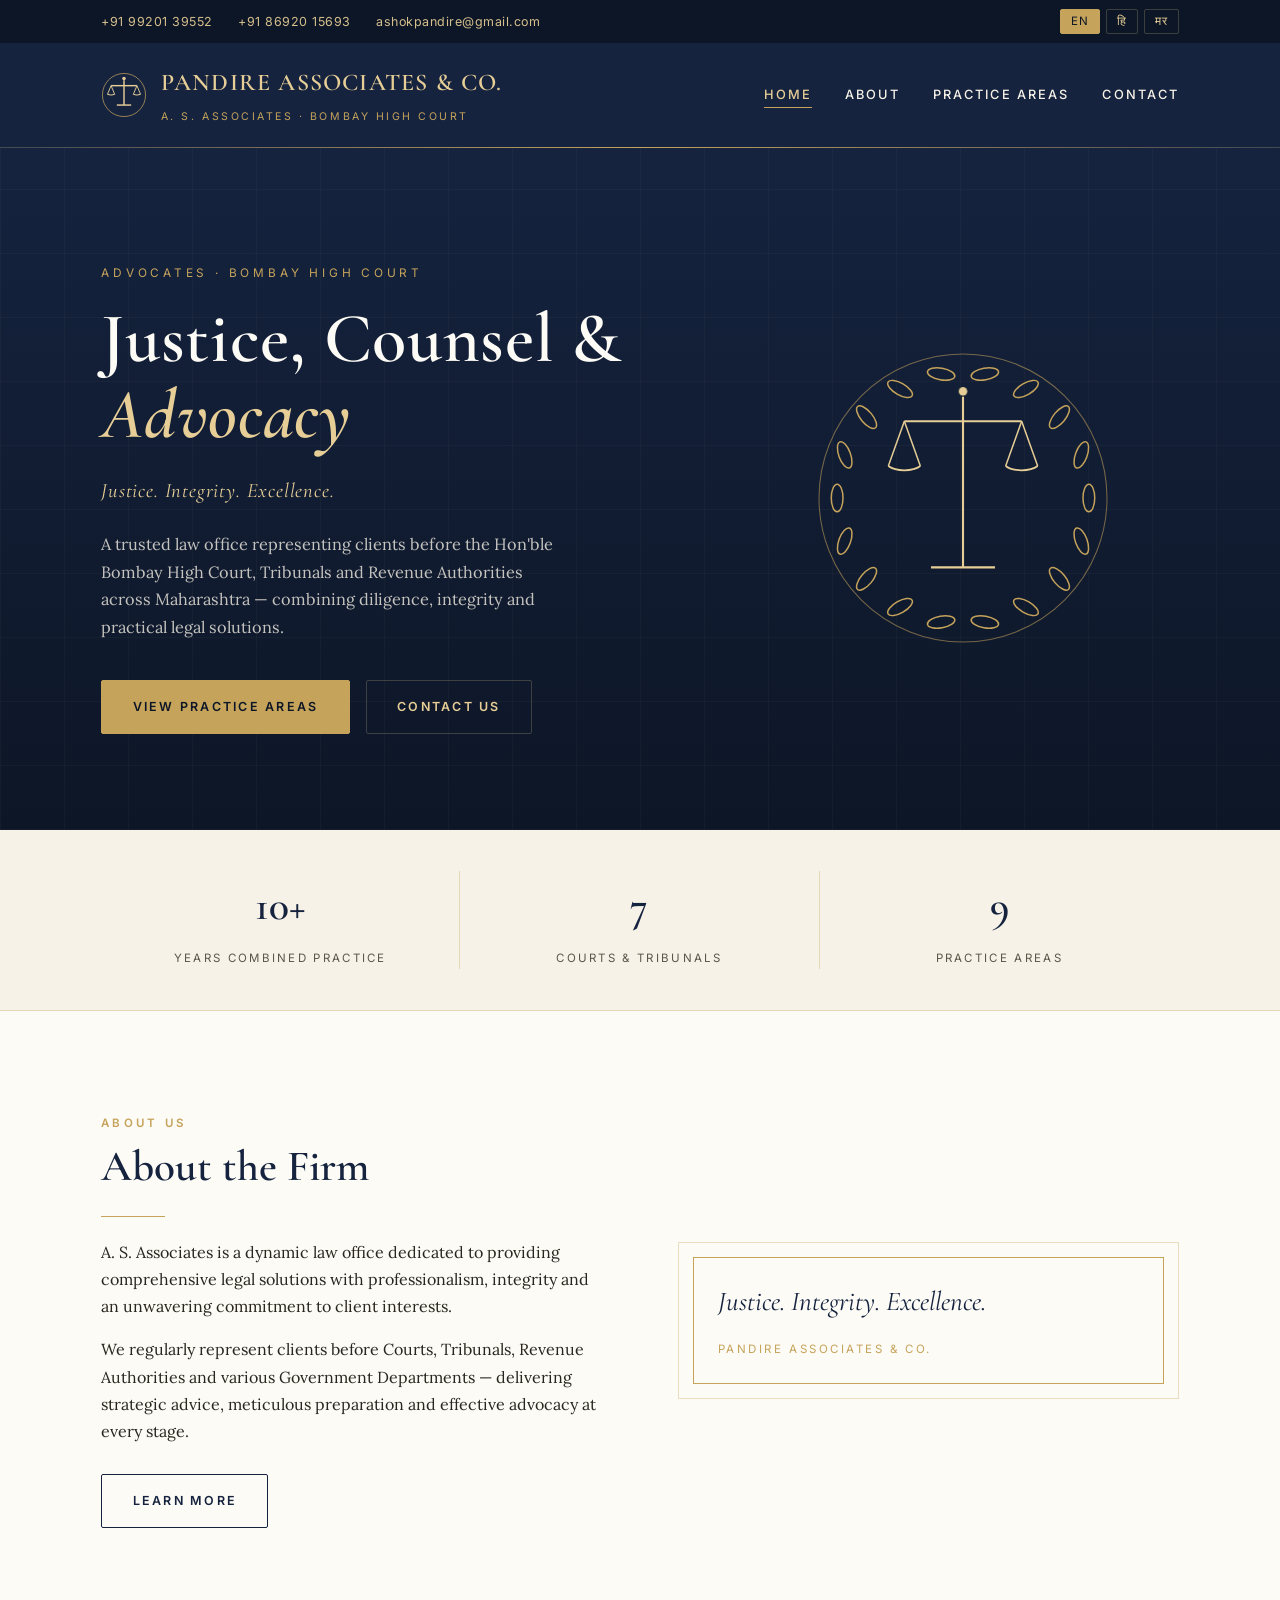
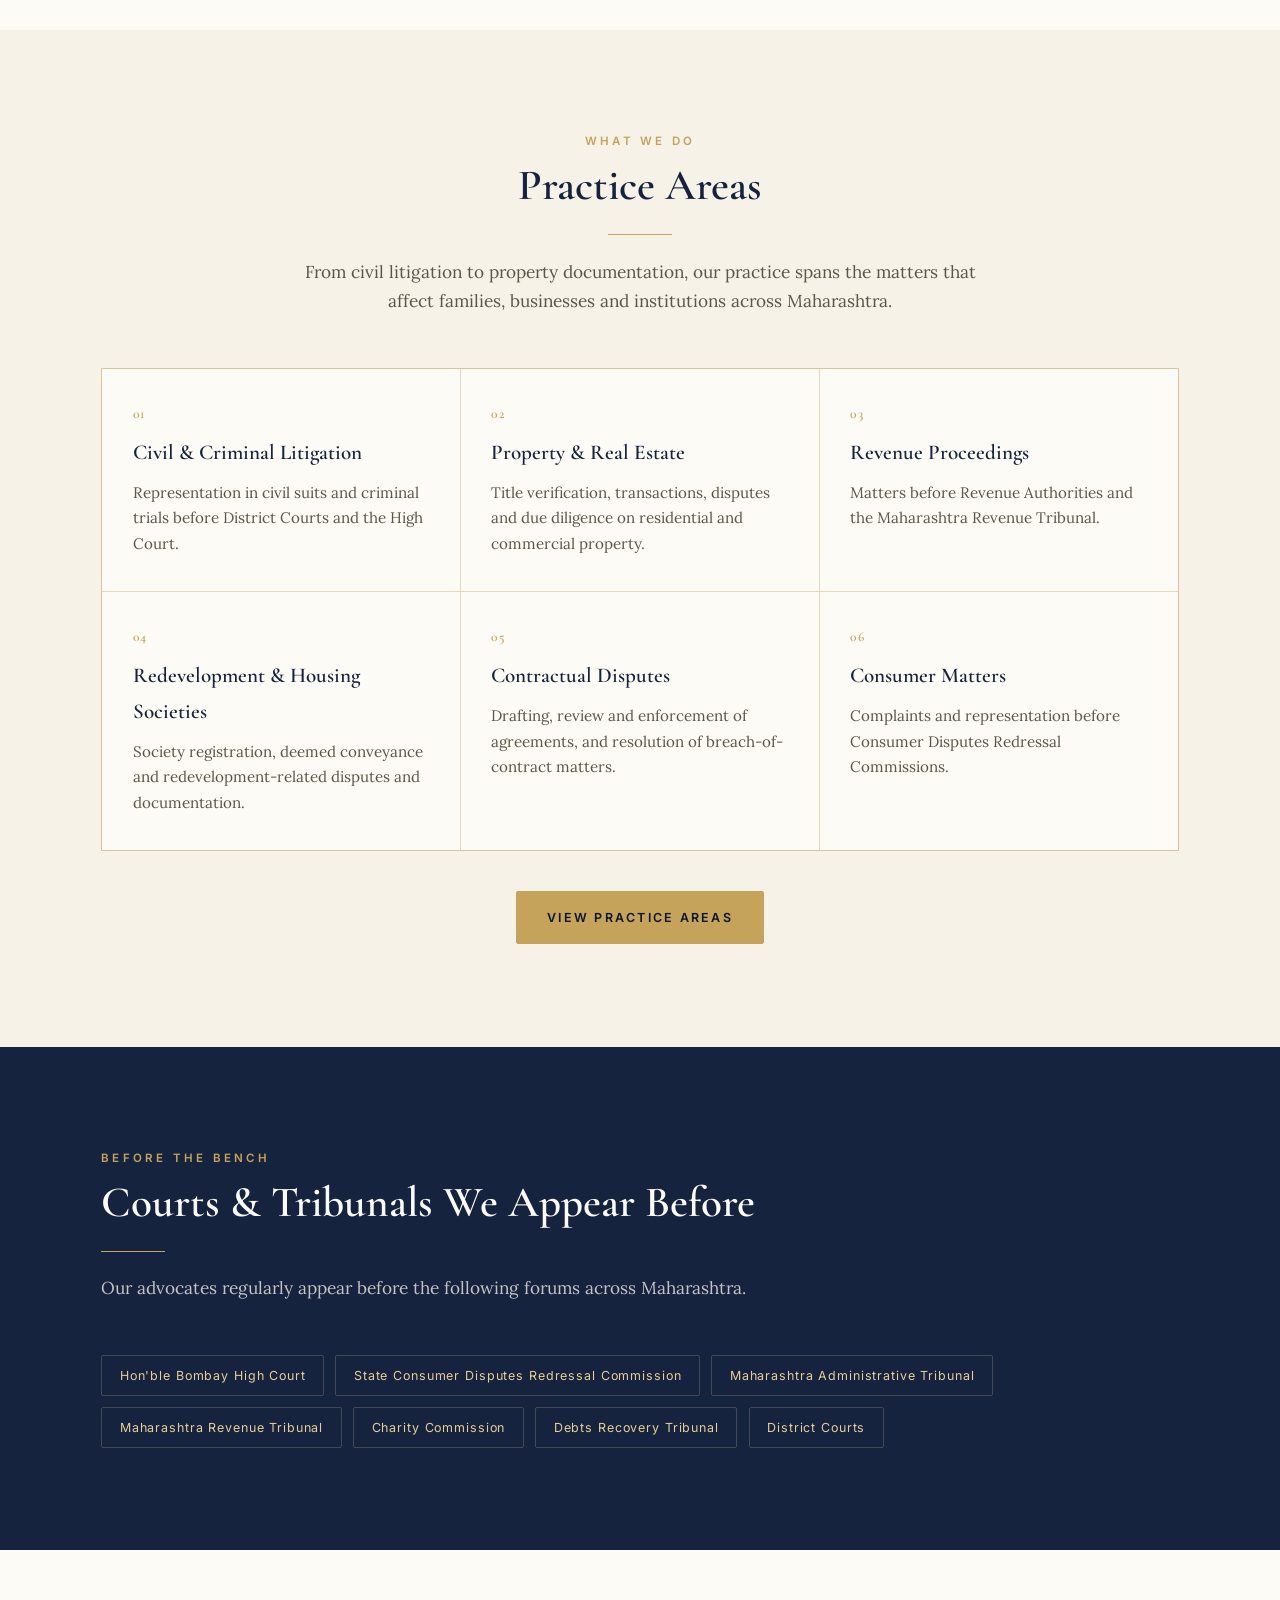
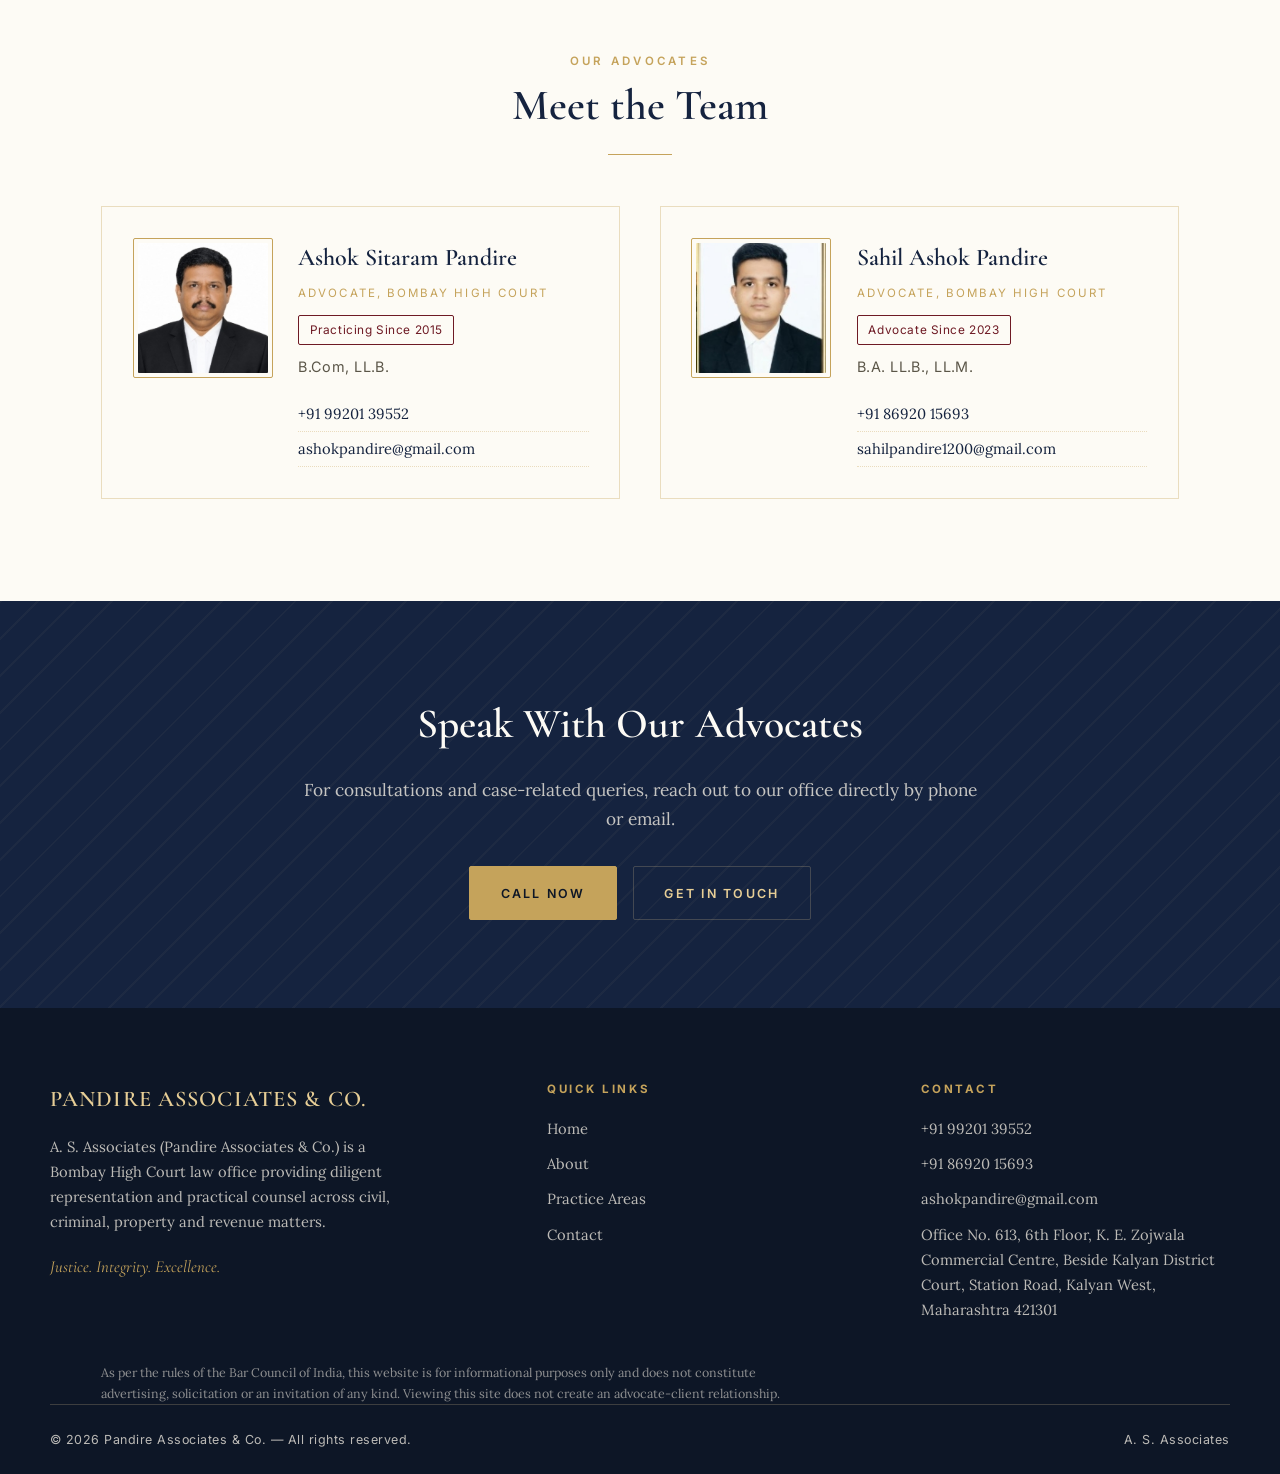
<file: index.html>
<!DOCTYPE html>
<html lang="en">
<head>
<meta charset="UTF-8">
<meta name="viewport" content="width=device-width, initial-scale=1.0">
<title>Pandire Associates &amp; Co. | Advocates, Bombay High Court</title>
<meta name="description" content="A. S. Associates — Pandire Associates &amp; Co. Practising Advocates before the Hon'ble Bombay High Court, handling civil, criminal, property, revenue and society matters from Kalyan, Maharashtra.">
<link rel="preconnect" href="https://fonts.googleapis.com">
<link rel="preconnect" href="https://fonts.gstatic.com" crossorigin>
<link href="https://fonts.googleapis.com/css2?family=Cormorant+Garamond:ital,wght@0,500;0,600;0,700;1,500;1,600&family=Lora:ital,wght@0,400;0,500;1,400&family=Inter:wght@400;500;600&display=swap" rel="stylesheet">
<link rel="stylesheet" href="css/style.css">
</head>
<body>

<a href="#main" class="visually-hidden" data-i18n="skip_link">Skip to content</a>

<!-- ============ TOP BAR ============ -->
<div class="topbar">
  <div class="wrap">
    <div class="topbar-contacts">
      <a href="tel:+919920139552">+91 99201 39552</a>
      <a href="tel:+918692015693">+91 86920 15693</a>
      <a href="mailto:ashokpandire@gmail.com">ashokpandire@gmail.com</a>
    </div>
    <div class="lang-toggle" role="group" aria-label="Choose language">
      <button type="button" data-lang="en">EN</button>
      <button type="button" data-lang="hi">हि</button>
      <button type="button" data-lang="mr">मर</button>
    </div>
  </div>
</div>

<!-- ============ HEADER ============ -->
<header class="site-header">
  <div class="wrap header-inner">
    <a href="index.html" class="brand">
      <svg class="brand-emblem" viewBox="0 0 64 64" xmlns="http://www.w3.org/2000/svg" aria-hidden="true" focusable="false">
        <circle cx="32" cy="32" r="30" fill="none" stroke="var(--gold)" stroke-width="1"/>
        <circle cx="32" cy="9" r="2.4" fill="var(--gold-bright)"/>
        <line x1="32" y1="11.5" x2="32" y2="46" stroke="var(--gold-bright)" stroke-width="2"/>
        <line x1="14" y1="19" x2="50" y2="19" stroke="var(--gold-bright)" stroke-width="2"/>
        <line x1="14" y1="19" x2="9" y2="31" stroke="var(--gold-bright)" stroke-width="1.3"/>
        <line x1="14" y1="19" x2="19" y2="31" stroke="var(--gold-bright)" stroke-width="1.3"/>
        <path d="M9 31 A 8 4 0 0 0 19 31" fill="none" stroke="var(--gold-bright)" stroke-width="1.4"/>
        <line x1="50" y1="19" x2="45" y2="31" stroke="var(--gold-bright)" stroke-width="1.3"/>
        <line x1="50" y1="19" x2="55" y2="31" stroke="var(--gold-bright)" stroke-width="1.3"/>
        <path d="M45 31 A 8 4 0 0 0 55 31" fill="none" stroke="var(--gold-bright)" stroke-width="1.4"/>
        <line x1="22" y1="46" x2="42" y2="46" stroke="var(--gold-bright)" stroke-width="2"/>
      </svg>
      <div class="brand-text">
        <div class="brand-name">Pandire Associates &amp; Co.</div>
        <div class="brand-sub">A. S. Associates · Bombay High Court</div>
      </div>
    </a>
    <button class="nav-toggle" aria-label="Toggle navigation" aria-expanded="false">
      <svg width="20" height="20" viewBox="0 0 20 20" fill="none" xmlns="http://www.w3.org/2000/svg" aria-hidden="true">
        <path d="M2 5h16M2 10h16M2 15h16" stroke="currentColor" stroke-width="1.6" stroke-linecap="round"/>
      </svg>
    </button>
    <nav class="main-nav" aria-label="Primary">
      <ul>
        <li><a href="index.html" data-i18n="nav_home" aria-current="page">Home</a></li>
        <li><a href="about.html" data-i18n="nav_about">About</a></li>
        <li><a href="practice-areas.html" data-i18n="nav_practice">Practice Areas</a></li>
        <li><a href="contact.html" data-i18n="nav_contact">Contact</a></li>
      </ul>
    </nav>
  </div>
</header>

<main id="main">

  <!-- ============ HERO ============ -->
  <section class="hero">
    <div class="wrap hero-grid">
      <div>
        <div class="hero-eyebrow" data-i18n="hero_eyebrow">Advocates · Bombay High Court</div>
        <h1>
          <span data-i18n="hero_h1_lead">Justice, Counsel &amp;</span><br>
          <span class="accent" data-i18n="hero_h1_accent">Advocacy</span>
        </h1>
        <p class="hero-tagline" data-i18n="hero_tagline">Justice. Integrity. Excellence.</p>
        <p class="hero-desc" data-i18n="hero_desc">A trusted law office representing clients before the Hon'ble Bombay High Court, Tribunals and Revenue Authorities across Maharashtra — combining diligence, integrity and practical legal solutions.</p>
        <div class="btn-row">
          <a class="btn btn-primary" href="practice-areas.html" data-i18n="btn_practice">View Practice Areas</a>
          <a class="btn btn-ghost" href="contact.html" data-i18n="btn_contact">Contact Us</a>
        </div>
      </div>
      <div class="hero-emblem-wrap">
        <svg class="hero-emblem" viewBox="0 0 300 300" xmlns="http://www.w3.org/2000/svg" aria-hidden="true" focusable="false">
          <circle class="draw" cx="150" cy="150" r="135" fill="none" stroke="var(--gold)" stroke-width="1" opacity="0.55"/>

          <ellipse class="draw" cx="129.5" cy="33.8" rx="13" ry="5.5" transform="rotate(10.0 129.5 33.8)" fill="none" stroke="var(--gold)" stroke-width="1.4"/>
          <ellipse class="draw" cx="170.5" cy="33.8" rx="13" ry="5.5" transform="rotate(-10.0 170.5 33.8)" fill="none" stroke="var(--gold)" stroke-width="1.4"/>
          <ellipse class="draw" cx="91.0" cy="47.8" rx="13" ry="5.5" transform="rotate(30.0 91.0 47.8)" fill="none" stroke="var(--gold)" stroke-width="1.4"/>
          <ellipse class="draw" cx="209.0" cy="47.8" rx="13" ry="5.5" transform="rotate(-30.0 209.0 47.8)" fill="none" stroke="var(--gold)" stroke-width="1.4"/>
          <ellipse class="draw" cx="59.6" cy="74.2" rx="13" ry="5.5" transform="rotate(50.0 59.6 74.2)" fill="none" stroke="var(--gold)" stroke-width="1.4"/>
          <ellipse class="draw" cx="240.4" cy="74.2" rx="13" ry="5.5" transform="rotate(-50.0 240.4 74.2)" fill="none" stroke="var(--gold)" stroke-width="1.4"/>
          <ellipse class="draw" cx="39.1" cy="109.6" rx="13" ry="5.5" transform="rotate(70.0 39.1 109.6)" fill="none" stroke="var(--gold)" stroke-width="1.4"/>
          <ellipse class="draw" cx="260.9" cy="109.6" rx="13" ry="5.5" transform="rotate(-70.0 260.9 109.6)" fill="none" stroke="var(--gold)" stroke-width="1.4"/>
          <ellipse class="draw" cx="32.0" cy="150.0" rx="13" ry="5.5" transform="rotate(90.0 32.0 150.0)" fill="none" stroke="var(--gold)" stroke-width="1.4"/>
          <ellipse class="draw" cx="268.0" cy="150.0" rx="13" ry="5.5" transform="rotate(-90.0 268.0 150.0)" fill="none" stroke="var(--gold)" stroke-width="1.4"/>
          <ellipse class="draw" cx="39.1" cy="190.4" rx="13" ry="5.5" transform="rotate(110.0 39.1 190.4)" fill="none" stroke="var(--gold)" stroke-width="1.4"/>
          <ellipse class="draw" cx="260.9" cy="190.4" rx="13" ry="5.5" transform="rotate(-110.0 260.9 190.4)" fill="none" stroke="var(--gold)" stroke-width="1.4"/>
          <ellipse class="draw" cx="59.6" cy="225.8" rx="13" ry="5.5" transform="rotate(130.0 59.6 225.8)" fill="none" stroke="var(--gold)" stroke-width="1.4"/>
          <ellipse class="draw" cx="240.4" cy="225.8" rx="13" ry="5.5" transform="rotate(-130.0 240.4 225.8)" fill="none" stroke="var(--gold)" stroke-width="1.4"/>
          <ellipse class="draw" cx="91.0" cy="252.2" rx="13" ry="5.5" transform="rotate(150.0 91.0 252.2)" fill="none" stroke="var(--gold)" stroke-width="1.4"/>
          <ellipse class="draw" cx="209.0" cy="252.2" rx="13" ry="5.5" transform="rotate(-150.0 209.0 252.2)" fill="none" stroke="var(--gold)" stroke-width="1.4"/>
          <ellipse class="draw" cx="129.5" cy="266.2" rx="13" ry="5.5" transform="rotate(170.0 129.5 266.2)" fill="none" stroke="var(--gold)" stroke-width="1.4"/>
          <ellipse class="draw" cx="170.5" cy="266.2" rx="13" ry="5.5" transform="rotate(-170.0 170.5 266.2)" fill="none" stroke="var(--gold)" stroke-width="1.4"/>

          <line class="draw" x1="150" y1="55" x2="150" y2="215" stroke="var(--gold-bright)" stroke-width="2"/>
          <circle class="draw fade" cx="150" cy="50" r="4" fill="var(--gold-bright)"/>
          <line class="draw" x1="95" y1="78" x2="205" y2="78" stroke="var(--gold-bright)" stroke-width="2"/>
          <line class="draw" x1="95" y1="78" x2="80" y2="120" stroke="var(--gold-bright)" stroke-width="1.4"/>
          <line class="draw" x1="95" y1="78" x2="110" y2="120" stroke="var(--gold-bright)" stroke-width="1.4"/>
          <path class="draw" d="M80 120 A18 9 0 0 0 110 120" fill="none" stroke="var(--gold-bright)" stroke-width="1.6"/>
          <line class="draw" x1="205" y1="78" x2="190" y2="120" stroke="var(--gold-bright)" stroke-width="1.4"/>
          <line class="draw" x1="205" y1="78" x2="220" y2="120" stroke="var(--gold-bright)" stroke-width="1.4"/>
          <path class="draw" d="M190 120 A18 9 0 0 0 220 120" fill="none" stroke="var(--gold-bright)" stroke-width="1.6"/>
          <line class="draw" x1="120" y1="215" x2="180" y2="215" stroke="var(--gold-bright)" stroke-width="2"/>
        </svg>
      </div>
    </div>
  </section>

  <!-- ============ STAT STRIP ============ -->
  <section class="stat-strip">
    <div class="wrap">
      <div class="stat">
        <div class="num">10+</div>
        <div class="label" data-i18n="stat1_label">Years Combined Practice</div>
      </div>
      <div class="stat">
        <div class="num">7</div>
        <div class="label" data-i18n="stat2_label">Courts &amp; Tribunals</div>
      </div>
      <div class="stat">
        <div class="num">9</div>
        <div class="label" data-i18n="stat3_label">Practice Areas</div>
      </div>
    </div>
  </section>

  <!-- ============ ABOUT BLURB ============ -->
  <section class="section">
    <div class="wrap about-grid">
      <div>
        <div class="eyebrow" data-i18n="about_eyebrow">About Us</div>
        <h2 class="section-title" data-i18n="about_title">About the Firm</h2>
        <hr class="divider">
        <p data-i18n="about_p1">A. S. Associates is a dynamic law office dedicated to providing comprehensive legal solutions with professionalism, integrity and an unwavering commitment to client interests.</p>
        <p data-i18n="about_p2">We regularly represent clients before Courts, Tribunals, Revenue Authorities and various Government Departments — delivering strategic advice, meticulous preparation and effective advocacy at every stage.</p>
        <div class="btn-row" style="margin-top:1.8rem;">
          <a class="btn btn-ghost on-light" href="about.html" data-i18n="btn_learn_more">Learn More</a>
        </div>
      </div>
      <div class="about-figure">
        <blockquote data-i18n="about_quote">Justice. Integrity. Excellence.</blockquote>
        <cite data-i18n="about_quote_cite">Pandire Associates &amp; Co.</cite>
      </div>
    </div>
  </section>

  <!-- ============ PRACTICE AREAS PREVIEW ============ -->
  <section class="section alt">
    <div class="wrap">
      <div class="section-head center">
        <div class="eyebrow" data-i18n="practice_eyebrow">What We Do</div>
        <h2 class="section-title" data-i18n="practice_title">Practice Areas</h2>
        <hr class="divider center">
        <p class="lede" data-i18n="practice_lede">From civil litigation to property documentation, our practice spans the matters that affect families, businesses and institutions across Maharashtra.</p>
      </div>
    </div>
    <div class="wrap">
      <div class="practice-grid">
        <div class="practice-card">
          <div class="num">01</div>
          <h3 data-i18n="pc1_title">Civil &amp; Criminal Litigation</h3>
          <p data-i18n="pc1_desc">Representation in civil suits and criminal trials before District Courts and the High Court.</p>
        </div>
        <div class="practice-card">
          <div class="num">02</div>
          <h3 data-i18n="pc2_title">Property &amp; Real Estate</h3>
          <p data-i18n="pc2_desc">Title verification, transactions, disputes and due diligence on residential and commercial property.</p>
        </div>
        <div class="practice-card">
          <div class="num">03</div>
          <h3 data-i18n="pc3_title">Revenue Proceedings</h3>
          <p data-i18n="pc3_desc">Matters before Revenue Authorities and the Maharashtra Revenue Tribunal.</p>
        </div>
        <div class="practice-card">
          <div class="num">04</div>
          <h3 data-i18n="pc4_title">Redevelopment &amp; Housing Societies</h3>
          <p data-i18n="pc4_desc">Society registration, deemed conveyance and redevelopment-related disputes and documentation.</p>
        </div>
        <div class="practice-card">
          <div class="num">05</div>
          <h3 data-i18n="pc5_title">Contractual Disputes</h3>
          <p data-i18n="pc5_desc">Drafting, review and enforcement of agreements, and resolution of breach-of-contract matters.</p>
        </div>
        <div class="practice-card">
          <div class="num">06</div>
          <h3 data-i18n="pc6_title">Consumer Matters</h3>
          <p data-i18n="pc6_desc">Complaints and representation before Consumer Disputes Redressal Commissions.</p>
        </div>
      </div>
    </div>
    <div class="wrap" style="margin-top:2.5rem; text-align:center;">
      <a class="btn btn-primary" href="practice-areas.html" data-i18n="btn_practice">View Practice Areas</a>
    </div>
  </section>

  <!-- ============ COURTS ============ -->
  <section class="section dark">
    <div class="wrap">
      <div class="section-head">
        <div class="eyebrow" data-i18n="courts_eyebrow">Before the Bench</div>
        <h2 class="section-title on-dark" data-i18n="courts_title">Courts &amp; Tribunals We Appear Before</h2>
        <hr class="divider">
        <p class="lede" style="color:rgba(247,242,231,0.78);" data-i18n="courts_lede">Our advocates regularly appear before the following forums across Maharashtra.</p>
      </div>
      <ul class="tag-list">
        <li data-i18n="court1">Hon'ble Bombay High Court</li>
        <li data-i18n="court2">State Consumer Disputes Redressal Commission</li>
        <li data-i18n="court3">Maharashtra Administrative Tribunal</li>
        <li data-i18n="court4">Maharashtra Revenue Tribunal</li>
        <li data-i18n="court5">Charity Commission</li>
        <li data-i18n="court6">Debts Recovery Tribunal</li>
        <li data-i18n="court7">District Courts</li>
      </ul>
    </div>
  </section>

  <!-- ============ ADVOCATE PROFILES ============ -->
  <section class="section">
    <div class="wrap">
      <div class="section-head center">
        <div class="eyebrow" data-i18n="profiles_eyebrow">Our Advocates</div>
        <h2 class="section-title" data-i18n="profiles_title">Meet the Team</h2>
        <hr class="divider center">
      </div>
      <div class="profile-grid">
        <div class="profile-card">
          <div class="profile-photo">
            <img src="assets/ashok-pandire.jpeg" alt="Advocate Ashok Sitaram Pandire">
          </div>
          <div>
            <h3>Ashok Sitaram Pandire</h3>
            <div class="role" data-i18n="role_advocate">Advocate, Bombay High Court</div>
            <span class="since" data-i18n="since_ashok">Practicing Since 2015</span>
            <div class="quals">B.Com, LL.B.</div>
            <div class="contact-line">
              <a href="tel:+919920139552">+91 99201 39552</a>
              <a href="mailto:ashokpandire@gmail.com">ashokpandire@gmail.com</a>
            </div>
          </div>
        </div>
        <div class="profile-card">
          <div class="profile-photo">
            <img src="assets/sahil-pandire.jpeg" alt="Advocate Sahil Ashok Pandire">
          </div>
          <div>
            <h3>Sahil Ashok Pandire</h3>
            <div class="role" data-i18n="role_advocate">Advocate, Bombay High Court</div>
            <span class="since" data-i18n="since_sahil">Advocate Since 2023</span>
            <div class="quals">B.A. LL.B., LL.M.</div>
            <div class="contact-line">
              <a href="tel:+918692015693">+91 86920 15693</a>
              <a href="mailto:sahilpandire1200@gmail.com">sahilpandire1200@gmail.com</a>
            </div>
          </div>
        </div>
      </div>
    </div>
  </section>

  <!-- ============ CTA BAND ============ -->
  <section class="cta-band">
    <div class="wrap">
      <h2 data-i18n="cta_title">Speak With Our Advocates</h2>
      <p class="lede" data-i18n="cta_lede">For consultations and case-related queries, reach out to our office directly by phone or email.</p>
      <div class="btn-row">
        <a class="btn btn-primary" href="tel:+919920139552" data-i18n="btn_call">Call Now</a>
        <a class="btn btn-ghost" href="contact.html" data-i18n="btn_get_in_touch">Get in Touch</a>
      </div>
    </div>
  </section>

</main>

<!-- ============ FOOTER ============ -->
<footer class="site-footer">
  <div class="wrap footer-grid">
    <div class="footer-brand">
      <div class="brand-name">Pandire Associates &amp; Co.</div>
      <p data-i18n="footer_about">A. S. Associates (Pandire Associates &amp; Co.) is a Bombay High Court law office providing diligent representation and practical counsel across civil, criminal, property and revenue matters.</p>
      <div class="footer-tagline" data-i18n="hero_tagline">Justice. Integrity. Excellence.</div>
    </div>
    <div class="footer-col">
      <h4 data-i18n="footer_links_heading">Quick Links</h4>
      <ul>
        <li><a href="index.html" data-i18n="nav_home">Home</a></li>
        <li><a href="about.html" data-i18n="nav_about">About</a></li>
        <li><a href="practice-areas.html" data-i18n="nav_practice">Practice Areas</a></li>
        <li><a href="contact.html" data-i18n="nav_contact">Contact</a></li>
      </ul>
    </div>
    <div class="footer-col">
      <h4 data-i18n="footer_contact_heading">Contact</h4>
      <ul>
        <li><a href="tel:+919920139552">+91 99201 39552</a></li>
        <li><a href="tel:+918692015693">+91 86920 15693</a></li>
        <li><a href="mailto:ashokpandire@gmail.com">ashokpandire@gmail.com</a></li>
        <li>Office No. 613, 6th Floor, K. E. Zojwala Commercial Centre, Beside Kalyan District Court, Station Road, Kalyan West, Maharashtra 421301</li>
      </ul>
    </div>
  </div>
  <div class="wrap">
    <p class="footer-disclaimer" data-i18n="footer_disclaimer">As per the rules of the Bar Council of India, this website is for informational purposes only and does not constitute advertising, solicitation or an invitation of any kind. Viewing this site does not create an advocate-client relationship.</p>
  </div>
  <div class="wrap footer-bottom">
    <div>&copy; <span data-year></span> Pandire Associates &amp; Co. — <span data-i18n="footer_rights">All rights reserved.</span></div>
    <div>A. S. Associates</div>
  </div>
</footer>

<script src="js/translations.js"></script>
<script src="js/main.js"></script>
</body>
</html>
</file>
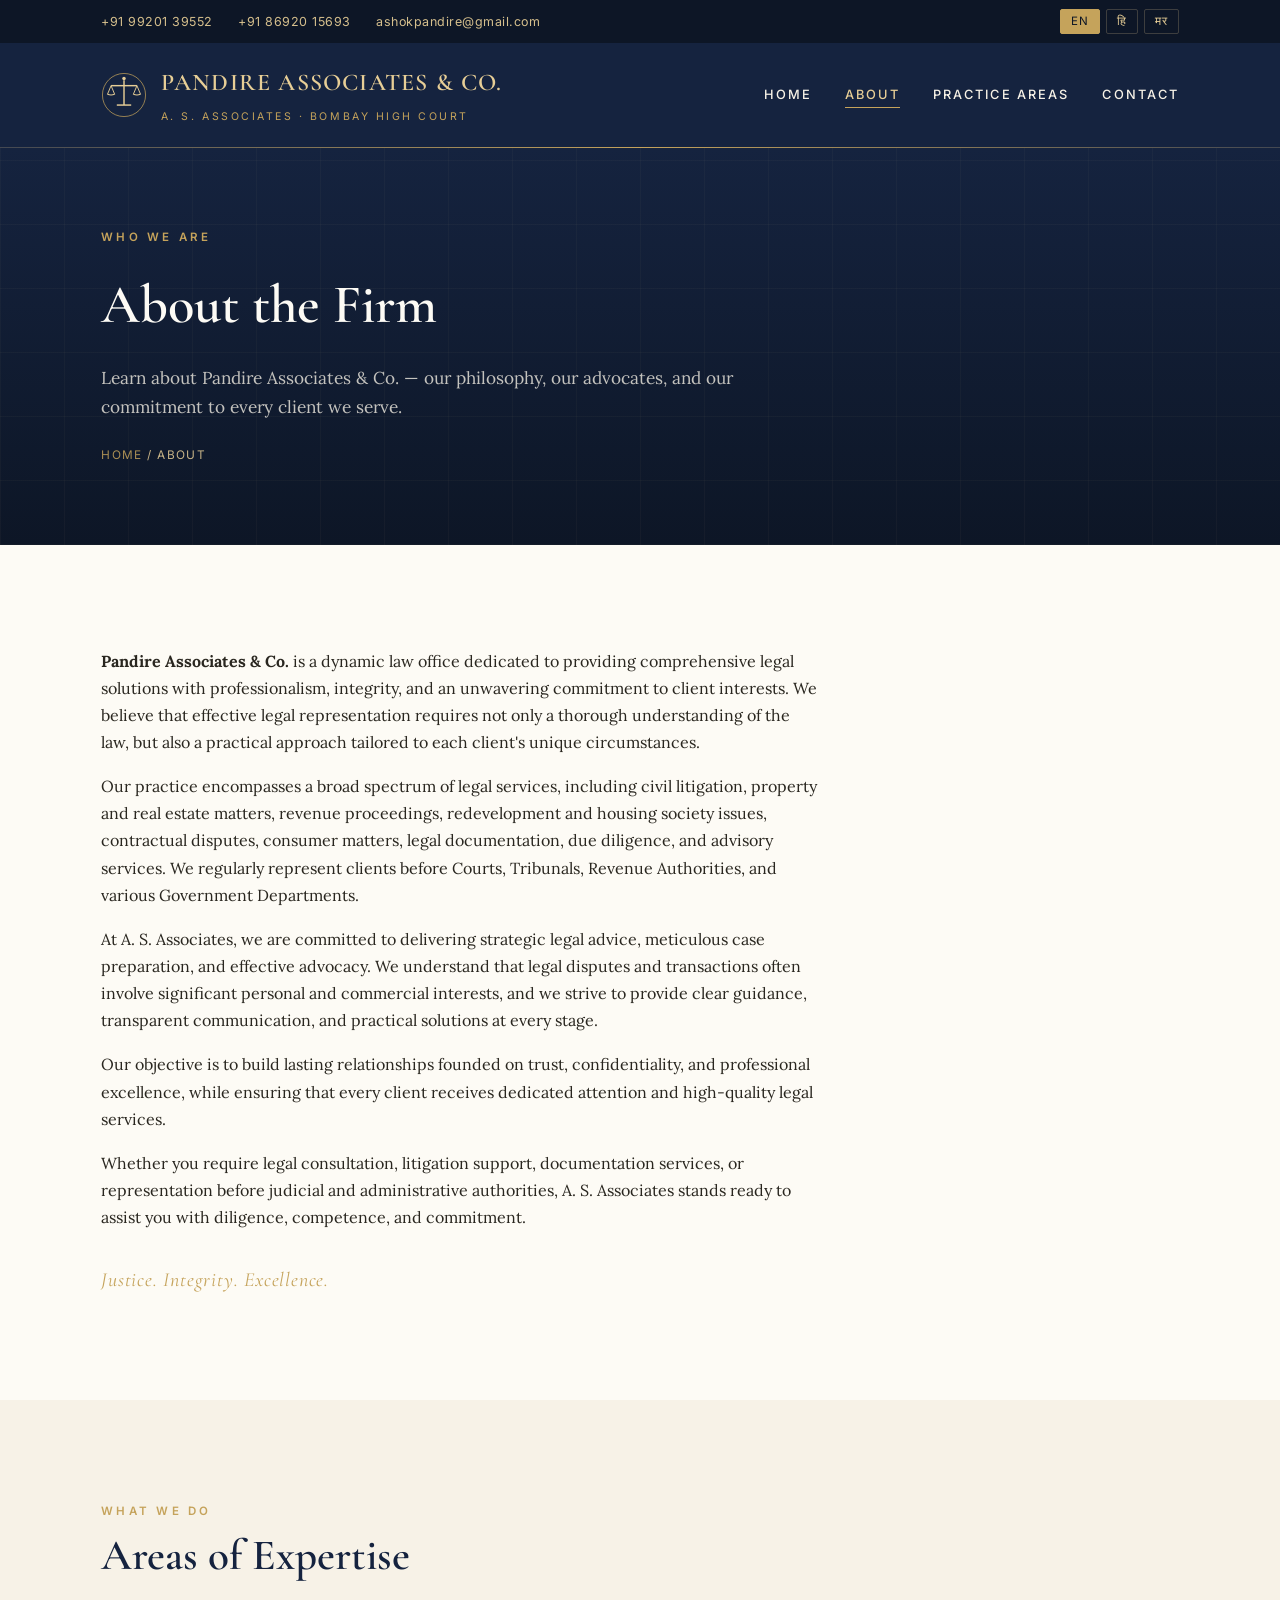
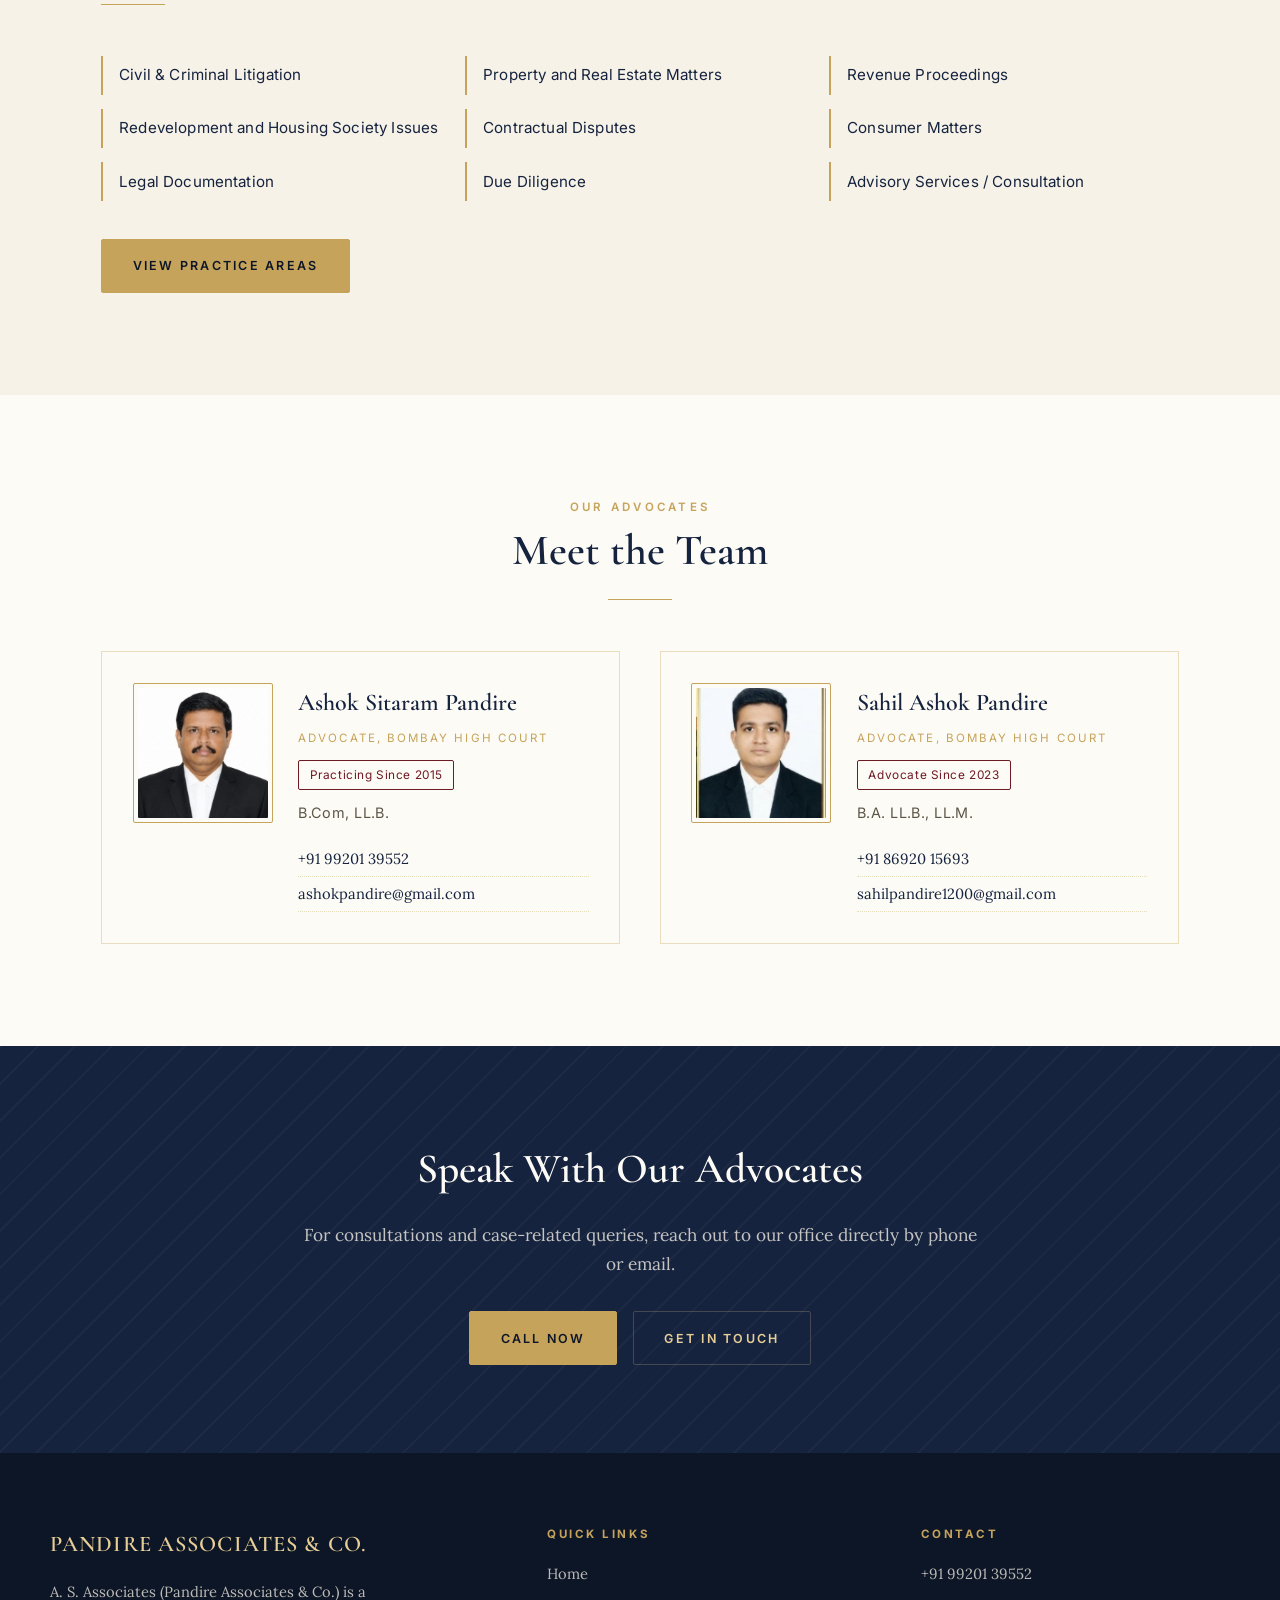
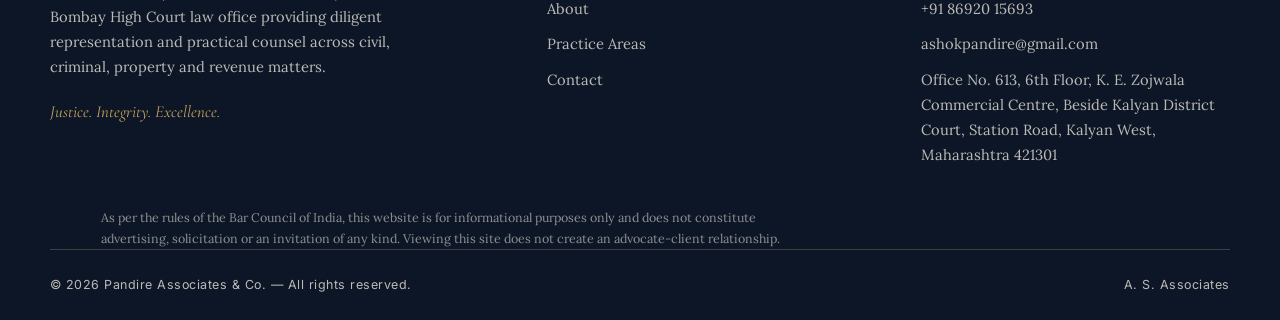
<file: about.html>
<!DOCTYPE html>
<html lang="en">
<head>
<meta charset="UTF-8">
<meta name="viewport" content="width=device-width, initial-scale=1.0">
<title>About the Firm | Pandire Associates &amp; Co. — A. S. Associates</title>
<meta name="description" content="Learn about A. S. Associates (Pandire Associates &amp; Co.), a Bombay High Court law office offering civil, criminal, property, revenue and advisory legal services.">
<link rel="preconnect" href="https://fonts.googleapis.com">
<link rel="preconnect" href="https://fonts.gstatic.com" crossorigin>
<link href="https://fonts.googleapis.com/css2?family=Cormorant+Garamond:ital,wght@0,500;0,600;0,700;1,500;1,600&family=Lora:ital,wght@0,400;0,500;1,400&family=Inter:wght@400;500;600&display=swap" rel="stylesheet">
<link rel="stylesheet" href="css/style.css">
</head>
<body>

<a href="#main" class="visually-hidden" data-i18n="skip_link">Skip to content</a>

<!-- ============ TOP BAR ============ -->
<div class="topbar">
  <div class="wrap">
    <div class="topbar-contacts">
      <a href="tel:+919920139552">+91 99201 39552</a>
      <a href="tel:+918692015693">+91 86920 15693</a>
      <a href="mailto:ashokpandire@gmail.com">ashokpandire@gmail.com</a>
    </div>
    <div class="lang-toggle" role="group" aria-label="Choose language">
      <button type="button" data-lang="en">EN</button>
      <button type="button" data-lang="hi">हि</button>
      <button type="button" data-lang="mr">मर</button>
    </div>
  </div>
</div>

<!-- ============ HEADER ============ -->
<header class="site-header">
  <div class="wrap header-inner">
    <a href="index.html" class="brand">
      <svg class="brand-emblem" viewBox="0 0 64 64" xmlns="http://www.w3.org/2000/svg" aria-hidden="true" focusable="false">
        <circle cx="32" cy="32" r="30" fill="none" stroke="var(--gold)" stroke-width="1"/>
        <circle cx="32" cy="9" r="2.4" fill="var(--gold-bright)"/>
        <line x1="32" y1="11.5" x2="32" y2="46" stroke="var(--gold-bright)" stroke-width="2"/>
        <line x1="14" y1="19" x2="50" y2="19" stroke="var(--gold-bright)" stroke-width="2"/>
        <line x1="14" y1="19" x2="9" y2="31" stroke="var(--gold-bright)" stroke-width="1.3"/>
        <line x1="14" y1="19" x2="19" y2="31" stroke="var(--gold-bright)" stroke-width="1.3"/>
        <path d="M9 31 A 8 4 0 0 0 19 31" fill="none" stroke="var(--gold-bright)" stroke-width="1.4"/>
        <line x1="50" y1="19" x2="45" y2="31" stroke="var(--gold-bright)" stroke-width="1.3"/>
        <line x1="50" y1="19" x2="55" y2="31" stroke="var(--gold-bright)" stroke-width="1.3"/>
        <path d="M45 31 A 8 4 0 0 0 55 31" fill="none" stroke="var(--gold-bright)" stroke-width="1.4"/>
        <line x1="22" y1="46" x2="42" y2="46" stroke="var(--gold-bright)" stroke-width="2"/>
      </svg>
      <div class="brand-text">
        <div class="brand-name">Pandire Associates &amp; Co.</div>
        <div class="brand-sub">A. S. Associates · Bombay High Court</div>
      </div>
    </a>
    <button class="nav-toggle" aria-label="Toggle navigation" aria-expanded="false">
      <svg width="20" height="20" viewBox="0 0 20 20" fill="none" xmlns="http://www.w3.org/2000/svg" aria-hidden="true">
        <path d="M2 5h16M2 10h16M2 15h16" stroke="currentColor" stroke-width="1.6" stroke-linecap="round"/>
      </svg>
    </button>
    <nav class="main-nav" aria-label="Primary">
      <ul>
        <li><a href="index.html" data-i18n="nav_home">Home</a></li>
        <li><a href="about.html" data-i18n="nav_about" aria-current="page">About</a></li>
        <li><a href="practice-areas.html" data-i18n="nav_practice">Practice Areas</a></li>
        <li><a href="contact.html" data-i18n="nav_contact">Contact</a></li>
      </ul>
    </nav>
  </div>
</header>

<main id="main">

  <!-- ============ PAGE HEADER ============ -->
  <section class="page-header">
    <div class="wrap">
      <div class="eyebrow" data-i18n="about_page_eyebrow">Who We Are</div>
      <h1 data-i18n="about_title">About the Firm</h1>
      <p class="lede" data-i18n="about_page_lede">Learn about Pandire Associates &amp; Co. — our philosophy, our advocates, and our commitment to every client we serve.</p>
      <div class="breadcrumb"><a href="index.html" data-i18n="breadcrumb_home">Home</a> / <span data-i18n="nav_about">About</span></div>
    </div>
  </section>

  <!-- ============ FIRM DESCRIPTION ============ -->
  <section class="section">
    <div class="wrap">
      <div class="copy-block">
        <p>
          <strong>Pandire Associates &amp; Co.</strong> is a dynamic law office dedicated to providing comprehensive legal solutions with professionalism, integrity, and an unwavering commitment to client interests. We believe that effective legal representation requires not only a thorough understanding of the law, but also a practical approach tailored to each client's unique circumstances.
        </p>
        <p>
          Our practice encompasses a broad spectrum of legal services, including civil litigation, property and real estate matters, revenue proceedings, redevelopment and housing society issues, contractual disputes, consumer matters, legal documentation, due diligence, and advisory services. We regularly represent clients before Courts, Tribunals, Revenue Authorities, and various Government Departments.
        </p>
        <p>
          At A. S. Associates, we are committed to delivering strategic legal advice, meticulous case preparation, and effective advocacy. We understand that legal disputes and transactions often involve significant personal and commercial interests, and we strive to provide clear guidance, transparent communication, and practical solutions at every stage.
        </p>
        <p>
          Our objective is to build lasting relationships founded on trust, confidentiality, and professional excellence, while ensuring that every client receives dedicated attention and high-quality legal services.
        </p>
        <p>
          Whether you require legal consultation, litigation support, documentation services, or representation before judicial and administrative authorities, A. S. Associates stands ready to assist you with diligence, competence, and commitment.
        </p>
        <div class="signoff" data-i18n="hero_tagline">Justice. Integrity. Excellence.</div>
      </div>
    </div>
  </section>

  <!-- ============ AREAS OF EXPERTISE ============ -->
  <section class="section alt">
    <div class="wrap">
      <div class="section-head">
        <div class="eyebrow" data-i18n="practice_eyebrow">What We Do</div>
        <h2 class="section-title" data-i18n="expertise_heading">Areas of Expertise</h2>
        <hr class="divider">
      </div>
      <div class="expertise-grid">
        <div class="expertise-item" data-i18n="expertise1">Civil &amp; Criminal Litigation</div>
        <div class="expertise-item" data-i18n="expertise2">Property and Real Estate Matters</div>
        <div class="expertise-item" data-i18n="expertise3">Revenue Proceedings</div>
        <div class="expertise-item" data-i18n="expertise4">Redevelopment and Housing Society Issues</div>
        <div class="expertise-item" data-i18n="expertise5">Contractual Disputes</div>
        <div class="expertise-item" data-i18n="expertise6">Consumer Matters</div>
        <div class="expertise-item" data-i18n="expertise7">Legal Documentation</div>
        <div class="expertise-item" data-i18n="expertise8">Due Diligence</div>
        <div class="expertise-item" data-i18n="expertise9">Advisory Services / Consultation</div>
      </div>
      <div class="btn-row" style="margin-top:2.4rem;">
        <a class="btn btn-primary" href="practice-areas.html" data-i18n="btn_practice">View Practice Areas</a>
      </div>
    </div>
  </section>

  <!-- ============ ADVOCATE PROFILES ============ -->
  <section class="section">
    <div class="wrap">
      <div class="section-head center">
        <div class="eyebrow" data-i18n="profiles_eyebrow">Our Advocates</div>
        <h2 class="section-title" data-i18n="profiles_title">Meet the Team</h2>
        <hr class="divider center">
      </div>
      <div class="profile-grid">
        <div class="profile-card">
          <div class="profile-photo">
            <img src="assets/ashok-pandire.jpeg" alt="Advocate Ashok Sitaram Pandire">
          </div>
          <div>
            <h3>Ashok Sitaram Pandire</h3>
            <div class="role" data-i18n="role_advocate">Advocate, Bombay High Court</div>
            <span class="since" data-i18n="since_ashok">Practicing Since 2015</span>
            <div class="quals">B.Com, LL.B.</div>
            <div class="contact-line">
              <a href="tel:+919920139552">+91 99201 39552</a>
              <a href="mailto:ashokpandire@gmail.com">ashokpandire@gmail.com</a>
            </div>
          </div>
        </div>
        <div class="profile-card">
          <div class="profile-photo">
            <img src="assets/sahil-pandire.jpeg" alt="Advocate Sahil Ashok Pandire">
          </div>
          <div>
            <h3>Sahil Ashok Pandire</h3>
            <div class="role" data-i18n="role_advocate">Advocate, Bombay High Court</div>
            <span class="since" data-i18n="since_sahil">Advocate Since 2023</span>
            <div class="quals">B.A. LL.B., LL.M.</div>
            <div class="contact-line">
              <a href="tel:+918692015693">+91 86920 15693</a>
              <a href="mailto:sahilpandire1200@gmail.com">sahilpandire1200@gmail.com</a>
            </div>
          </div>
        </div>
      </div>
    </div>
  </section>

  <!-- ============ CTA BAND ============ -->
  <section class="cta-band">
    <div class="wrap">
      <h2 data-i18n="cta_title">Speak With Our Advocates</h2>
      <p class="lede" data-i18n="cta_lede">For consultations and case-related queries, reach out to our office directly by phone or email.</p>
      <div class="btn-row">
        <a class="btn btn-primary" href="tel:+919920139552" data-i18n="btn_call">Call Now</a>
        <a class="btn btn-ghost" href="contact.html" data-i18n="btn_get_in_touch">Get in Touch</a>
      </div>
    </div>
  </section>

</main>

<!-- ============ FOOTER ============ -->
<footer class="site-footer">
  <div class="wrap footer-grid">
    <div class="footer-brand">
      <div class="brand-name">Pandire Associates &amp; Co.</div>
      <p data-i18n="footer_about">A. S. Associates (Pandire Associates &amp; Co.) is a Bombay High Court law office providing diligent representation and practical counsel across civil, criminal, property and revenue matters.</p>
      <div class="footer-tagline" data-i18n="hero_tagline">Justice. Integrity. Excellence.</div>
    </div>
    <div class="footer-col">
      <h4 data-i18n="footer_links_heading">Quick Links</h4>
      <ul>
        <li><a href="index.html" data-i18n="nav_home">Home</a></li>
        <li><a href="about.html" data-i18n="nav_about">About</a></li>
        <li><a href="practice-areas.html" data-i18n="nav_practice">Practice Areas</a></li>
        <li><a href="contact.html" data-i18n="nav_contact">Contact</a></li>
      </ul>
    </div>
    <div class="footer-col">
      <h4 data-i18n="footer_contact_heading">Contact</h4>
      <ul>
        <li><a href="tel:+919920139552">+91 99201 39552</a></li>
        <li><a href="tel:+918692015693">+91 86920 15693</a></li>
        <li><a href="mailto:ashokpandire@gmail.com">ashokpandire@gmail.com</a></li>
        <li>Office No. 613, 6th Floor, K. E. Zojwala Commercial Centre, Beside Kalyan District Court, Station Road, Kalyan West, Maharashtra 421301</li>
      </ul>
    </div>
  </div>
  <div class="wrap">
    <p class="footer-disclaimer" data-i18n="footer_disclaimer">As per the rules of the Bar Council of India, this website is for informational purposes only and does not constitute advertising, solicitation or an invitation of any kind. Viewing this site does not create an advocate-client relationship.</p>
  </div>
  <div class="wrap footer-bottom">
    <div>&copy; <span data-year></span> Pandire Associates &amp; Co. — <span data-i18n="footer_rights">All rights reserved.</span></div>
    <div>A. S. Associates</div>
  </div>
</footer>

<script src="js/translations.js"></script>
<script src="js/main.js"></script>
</body>
</html>
</file>
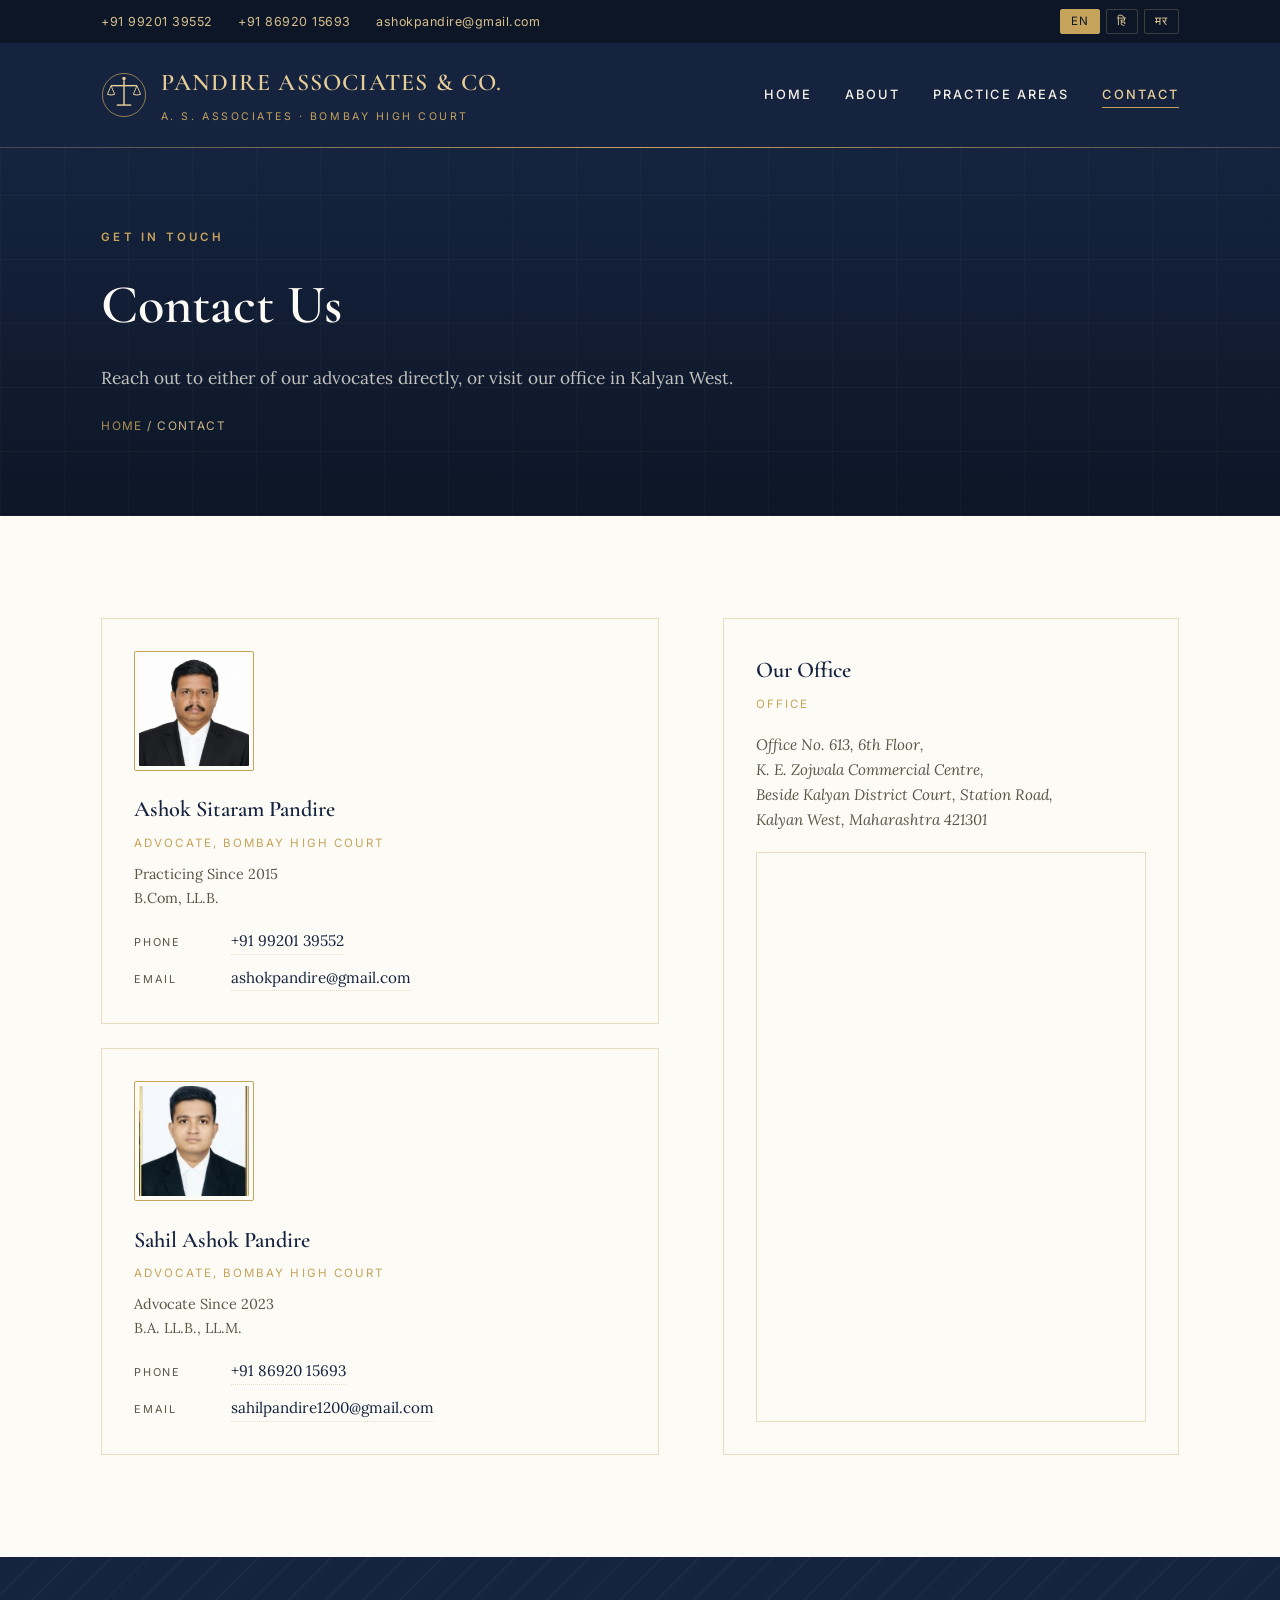
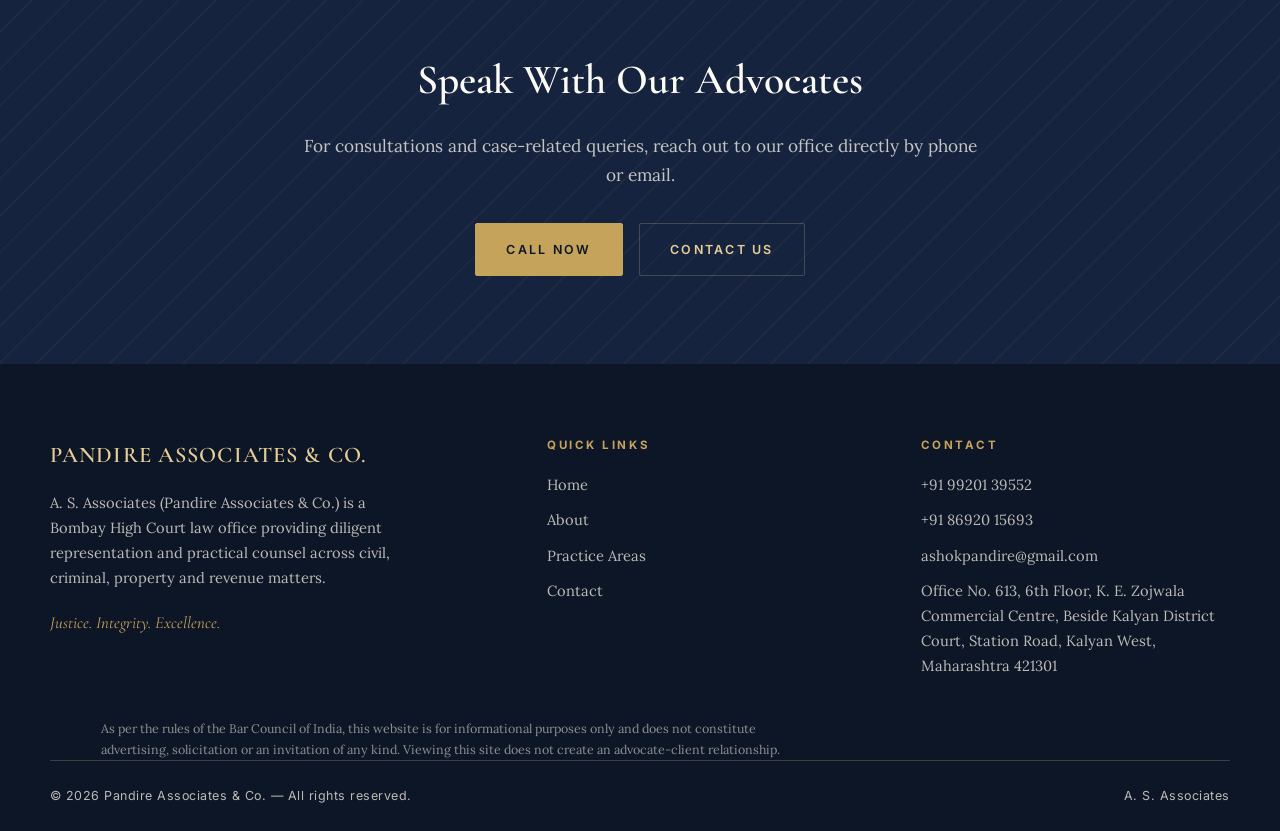
<file: contact.html>
<!DOCTYPE html>
<html lang="en">
<head>
<meta charset="UTF-8">
<meta name="viewport" content="width=device-width, initial-scale=1.0">
<title>Contact Us | Pandire Associates &amp; Co. — A. S. Associates</title>
<meta name="description" content="Contact Pandire Associates &amp; Co. — Advocates Ashok Sitaram Pandire and Sahil Ashok Pandire. Office in Kalyan West, Maharashtra.">
<link rel="preconnect" href="https://fonts.googleapis.com">
<link rel="preconnect" href="https://fonts.gstatic.com" crossorigin>
<link href="https://fonts.googleapis.com/css2?family=Cormorant+Garamond:ital,wght@0,500;0,600;0,700;1,500;1,600&family=Lora:ital,wght@0,400;0,500;1,400&family=Inter:wght@400;500;600&display=swap" rel="stylesheet">
<link rel="stylesheet" href="css/style.css">
</head>
<body>

<a href="#main" class="visually-hidden" data-i18n="skip_link">Skip to content</a>

<div class="topbar">
  <div class="wrap">
    <div class="topbar-contacts">
      <a href="tel:+919920139552">+91 99201 39552</a>
      <a href="tel:+918692015693">+91 86920 15693</a>
      <a href="mailto:ashokpandire@gmail.com">ashokpandire@gmail.com</a>
    </div>
    <div class="lang-toggle" role="group" aria-label="Choose language">
      <button type="button" data-lang="en">EN</button>
      <button type="button" data-lang="hi">हि</button>
      <button type="button" data-lang="mr">मर</button>
    </div>
  </div>
</div>

<header class="site-header">
  <div class="wrap header-inner">
    <a href="index.html" class="brand">
      <svg class="brand-emblem" viewBox="0 0 64 64" xmlns="http://www.w3.org/2000/svg" aria-hidden="true" focusable="false">
        <circle cx="32" cy="32" r="30" fill="none" stroke="var(--gold)" stroke-width="1"/>
        <circle cx="32" cy="9" r="2.4" fill="var(--gold-bright)"/>
        <line x1="32" y1="11.5" x2="32" y2="46" stroke="var(--gold-bright)" stroke-width="2"/>
        <line x1="14" y1="19" x2="50" y2="19" stroke="var(--gold-bright)" stroke-width="2"/>
        <line x1="14" y1="19" x2="9" y2="31" stroke="var(--gold-bright)" stroke-width="1.3"/>
        <line x1="14" y1="19" x2="19" y2="31" stroke="var(--gold-bright)" stroke-width="1.3"/>
        <path d="M9 31 A 8 4 0 0 0 19 31" fill="none" stroke="var(--gold-bright)" stroke-width="1.4"/>
        <line x1="50" y1="19" x2="45" y2="31" stroke="var(--gold-bright)" stroke-width="1.3"/>
        <line x1="50" y1="19" x2="55" y2="31" stroke="var(--gold-bright)" stroke-width="1.3"/>
        <path d="M45 31 A 8 4 0 0 0 55 31" fill="none" stroke="var(--gold-bright)" stroke-width="1.4"/>
        <line x1="22" y1="46" x2="42" y2="46" stroke="var(--gold-bright)" stroke-width="2"/>
      </svg>
      <div class="brand-text">
        <div class="brand-name">Pandire Associates &amp; Co.</div>
        <div class="brand-sub">A. S. Associates · Bombay High Court</div>
      </div>
    </a>
    <button class="nav-toggle" aria-label="Toggle navigation" aria-expanded="false">
      <svg width="20" height="20" viewBox="0 0 20 20" fill="none" xmlns="http://www.w3.org/2000/svg" aria-hidden="true">
        <path d="M2 5h16M2 10h16M2 15h16" stroke="currentColor" stroke-width="1.6" stroke-linecap="round"/>
      </svg>
    </button>
    <nav class="main-nav" aria-label="Primary">
      <ul>
        <li><a href="index.html" data-i18n="nav_home">Home</a></li>
        <li><a href="about.html" data-i18n="nav_about">About</a></li>
        <li><a href="practice-areas.html" data-i18n="nav_practice">Practice Areas</a></li>
        <li><a href="contact.html" data-i18n="nav_contact" aria-current="page">Contact</a></li>
      </ul>
    </nav>
  </div>
</header>

<main id="main">

  <section class="page-header">
    <div class="wrap">
      <div class="eyebrow" data-i18n="contact_page_eyebrow">Get in Touch</div>
      <h1 data-i18n="contact_page_h1">Contact Us</h1>
      <p class="lede" data-i18n="contact_page_lede">Reach out to either of our advocates directly, or visit our office in Kalyan West.</p>
      <div class="breadcrumb"><a href="index.html" data-i18n="breadcrumb_home">Home</a> / <span data-i18n="nav_contact">Contact</span></div>
    </div>
  </section>

  <section class="section">
    <div class="wrap contact-layout">
      <div>
        <div class="info-card">
          <div class="profile-photo" style="width:120px;height:120px;margin-bottom:1.2rem;">
            <img src="assets/ashok-pandire.jpeg" alt="Advocate Ashok Sitaram Pandire">
          </div>
          <h3>Ashok Sitaram Pandire</h3>
          <div class="role" data-i18n="role_advocate">Advocate, Bombay High Court</div>
          <p style="margin-top:0.5rem;font-size:0.9rem;color:var(--ink-soft);" data-i18n="since_ashok">Practicing Since 2015</p>
          <p style="font-size:0.9rem;color:var(--ink-soft);">B.Com, LL.B.</p>
          <div class="info-table">
            <div class="row">
              <span class="k" data-i18n="label_phone">Phone</span>
              <a href="tel:+919920139552">+91 99201 39552</a>
            </div>
            <div class="row">
              <span class="k" data-i18n="label_email">Email</span>
              <a href="mailto:ashokpandire@gmail.com">ashokpandire@gmail.com</a>
            </div>
          </div>
        </div>

        <div class="info-card">
          <div class="profile-photo" style="width:120px;height:120px;margin-bottom:1.2rem;">
            <img src="assets/sahil-pandire.jpeg" alt="Advocate Sahil Ashok Pandire">
          </div>
          <h3>Sahil Ashok Pandire</h3>
          <div class="role" data-i18n="role_advocate">Advocate, Bombay High Court</div>
          <p style="margin-top:0.5rem;font-size:0.9rem;color:var(--ink-soft);" data-i18n="since_sahil">Advocate Since 2023</p>
          <p style="font-size:0.9rem;color:var(--ink-soft);">B.A. LL.B., LL.M.</p>
          <div class="info-table">
            <div class="row">
              <span class="k" data-i18n="label_phone">Phone</span>
              <a href="tel:+918692015693">+91 86920 15693</a>
            </div>
            <div class="row">
              <span class="k" data-i18n="label_email">Email</span>
              <a href="mailto:sahilpandire1200@gmail.com">sahilpandire1200@gmail.com</a>
            </div>
          </div>
        </div>
      </div>

      <div class="map-wrap">
        <div class="info-card">
          <h3 data-i18n="office_heading">Our Office</h3>
          <div class="role" data-i18n="label_office">Office</div>
          <address class="office-address">
            Office No. 613, 6th Floor,<br>
            K. E. Zojwala Commercial Centre,<br>
            Beside Kalyan District Court, Station Road,<br>
            Kalyan West, Maharashtra 421301
          </address>
          <div class="map-frame">
            <iframe
              title="Pandire Associates &amp; Co. office location"
              src="https://maps.google.com/maps?q=K.+E.+Zojwala+Commercial+Centre,+Kalyan+West,+Maharashtra+421301&amp;output=embed"
              loading="lazy"
              referrerpolicy="no-referrer-when-downgrade"
              allowfullscreen>
            </iframe>
          </div>
        </div>
      </div>
    </div>
  </section>

  <section class="cta-band">
    <div class="wrap">
      <h2 data-i18n="cta_title">Speak With Our Advocates</h2>
      <p class="lede" data-i18n="cta_lede">For consultations and case-related queries, reach out to our office directly by phone or email.</p>
      <div class="btn-row">
        <a class="btn btn-primary" href="tel:+919920139552" data-i18n="btn_call">Call Now</a>
        <a class="btn btn-ghost" href="mailto:ashokpandire@gmail.com" data-i18n="btn_contact">Contact Us</a>
      </div>
    </div>
  </section>

</main>

<footer class="site-footer">
  <div class="wrap footer-grid">
    <div class="footer-brand">
      <div class="brand-name">Pandire Associates &amp; Co.</div>
      <p data-i18n="footer_about">A. S. Associates (Pandire Associates &amp; Co.) is a Bombay High Court law office providing diligent representation and practical counsel across civil, criminal, property and revenue matters.</p>
      <div class="footer-tagline" data-i18n="hero_tagline">Justice. Integrity. Excellence.</div>
    </div>
    <div class="footer-col">
      <h4 data-i18n="footer_links_heading">Quick Links</h4>
      <ul>
        <li><a href="index.html" data-i18n="nav_home">Home</a></li>
        <li><a href="about.html" data-i18n="nav_about">About</a></li>
        <li><a href="practice-areas.html" data-i18n="nav_practice">Practice Areas</a></li>
        <li><a href="contact.html" data-i18n="nav_contact">Contact</a></li>
      </ul>
    </div>
    <div class="footer-col">
      <h4 data-i18n="footer_contact_heading">Contact</h4>
      <ul>
        <li><a href="tel:+919920139552">+91 99201 39552</a></li>
        <li><a href="tel:+918692015693">+91 86920 15693</a></li>
        <li><a href="mailto:ashokpandire@gmail.com">ashokpandire@gmail.com</a></li>
        <li>Office No. 613, 6th Floor, K. E. Zojwala Commercial Centre, Beside Kalyan District Court, Station Road, Kalyan West, Maharashtra 421301</li>
      </ul>
    </div>
  </div>
  <div class="wrap">
    <p class="footer-disclaimer" data-i18n="footer_disclaimer">As per the rules of the Bar Council of India, this website is for informational purposes only and does not constitute advertising, solicitation or an invitation of any kind. Viewing this site does not create an advocate-client relationship.</p>
  </div>
  <div class="wrap footer-bottom">
    <div>&copy; <span data-year></span> Pandire Associates &amp; Co. — <span data-i18n="footer_rights">All rights reserved.</span></div>
    <div>A. S. Associates</div>
  </div>
</footer>

<script src="js/translations.js"></script>
<script src="js/main.js"></script>
</body>
</html>
</file>
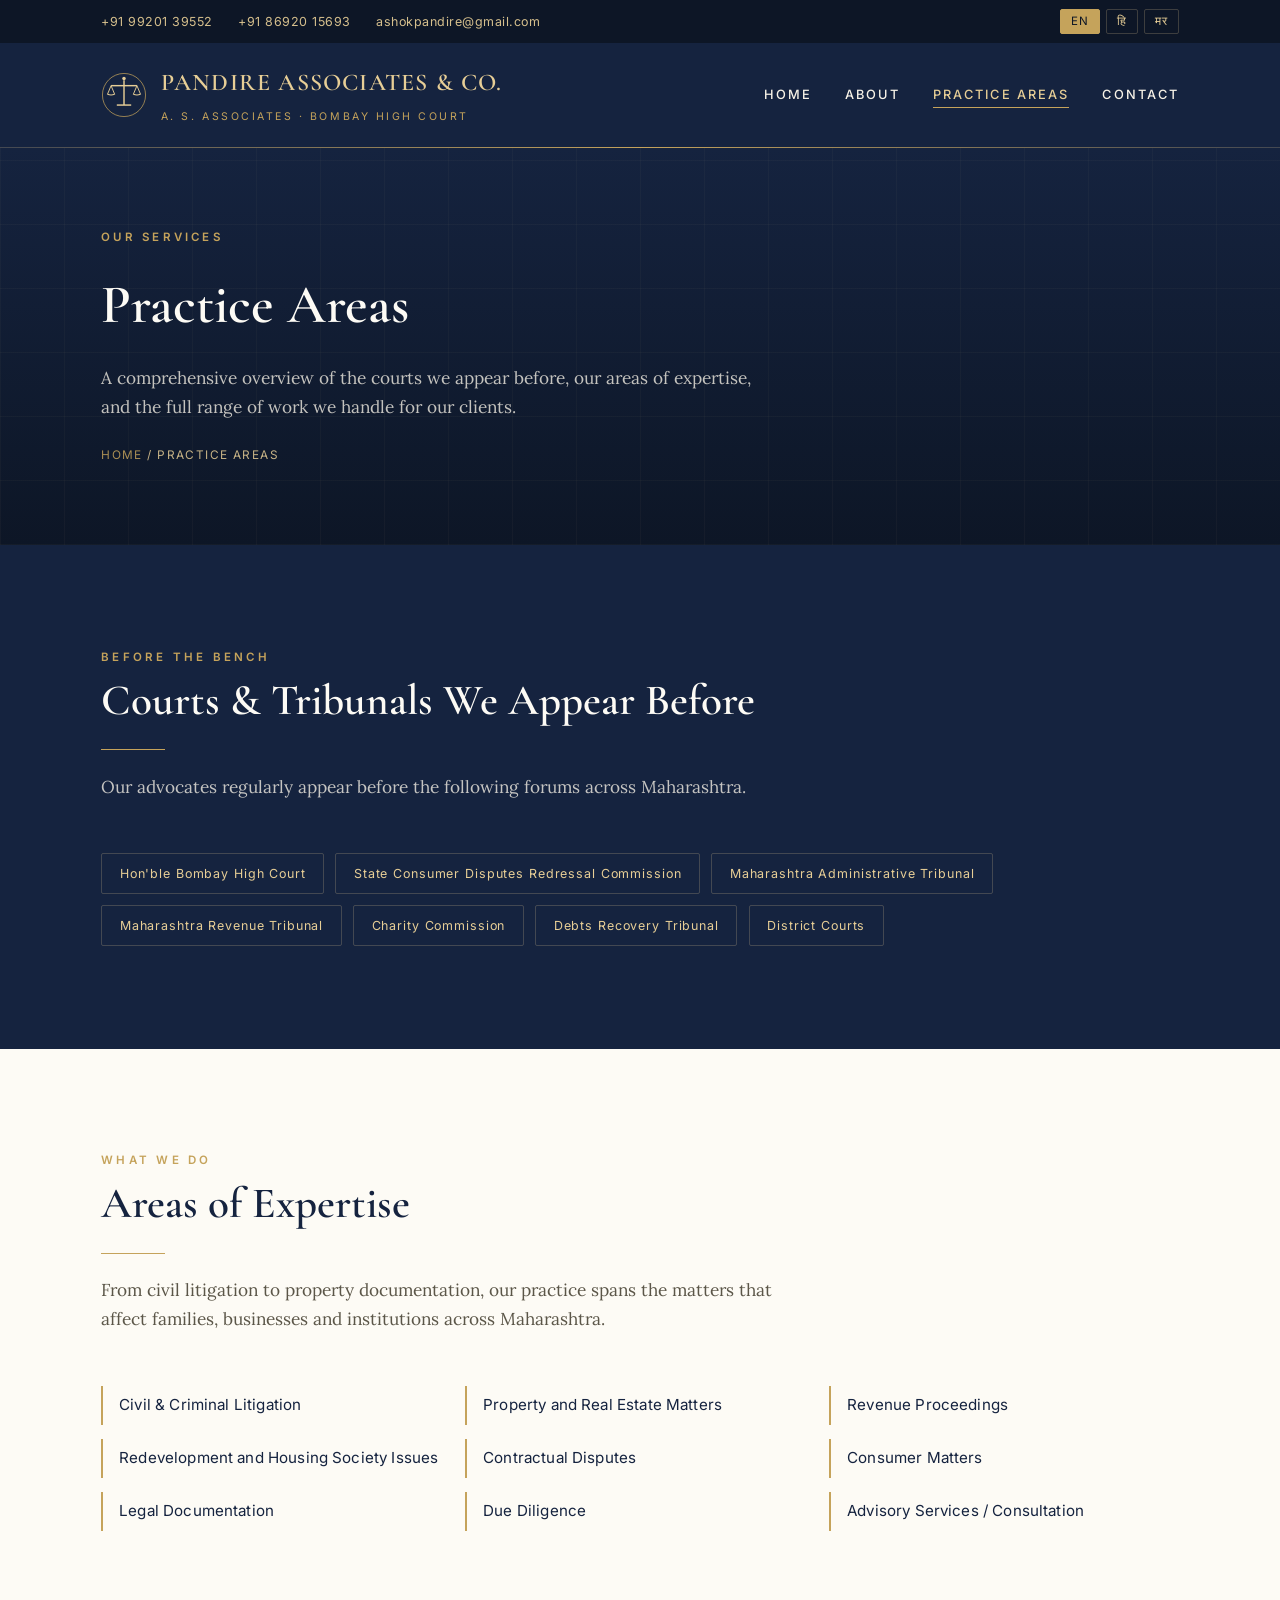
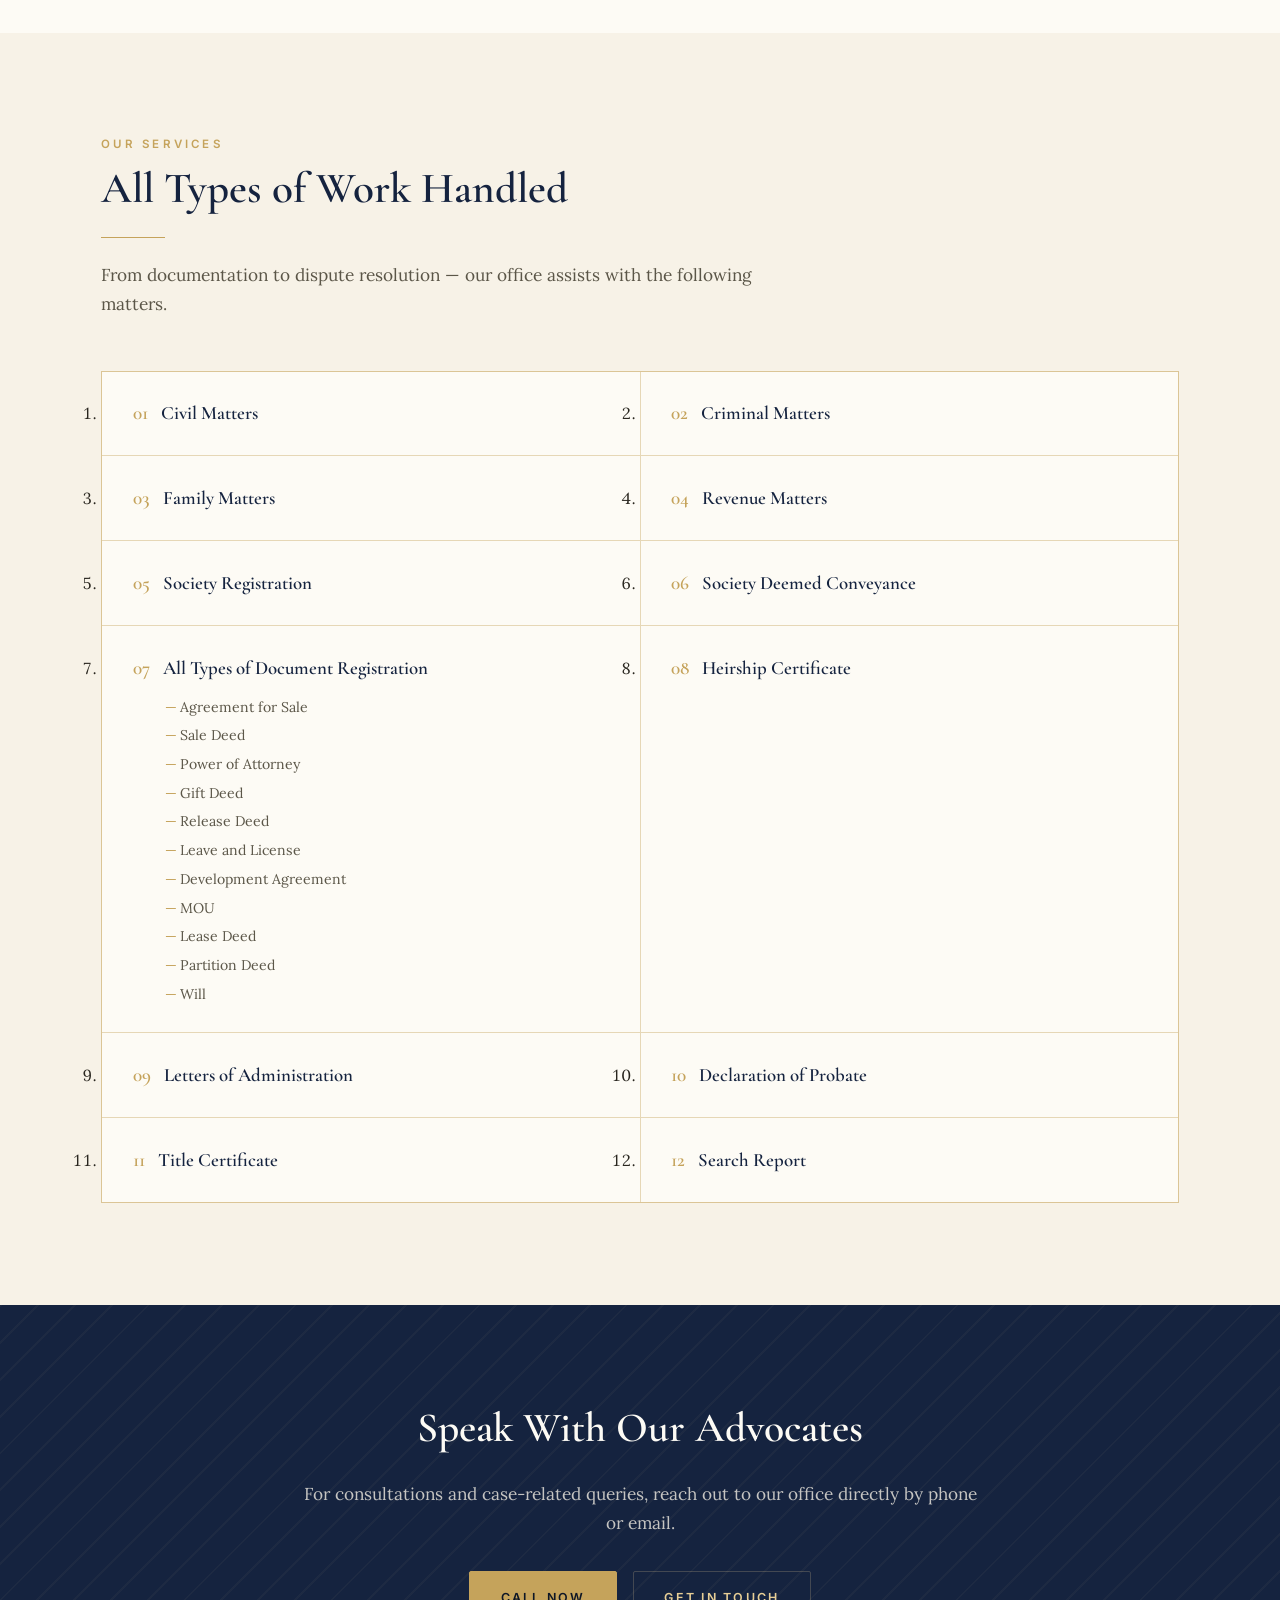
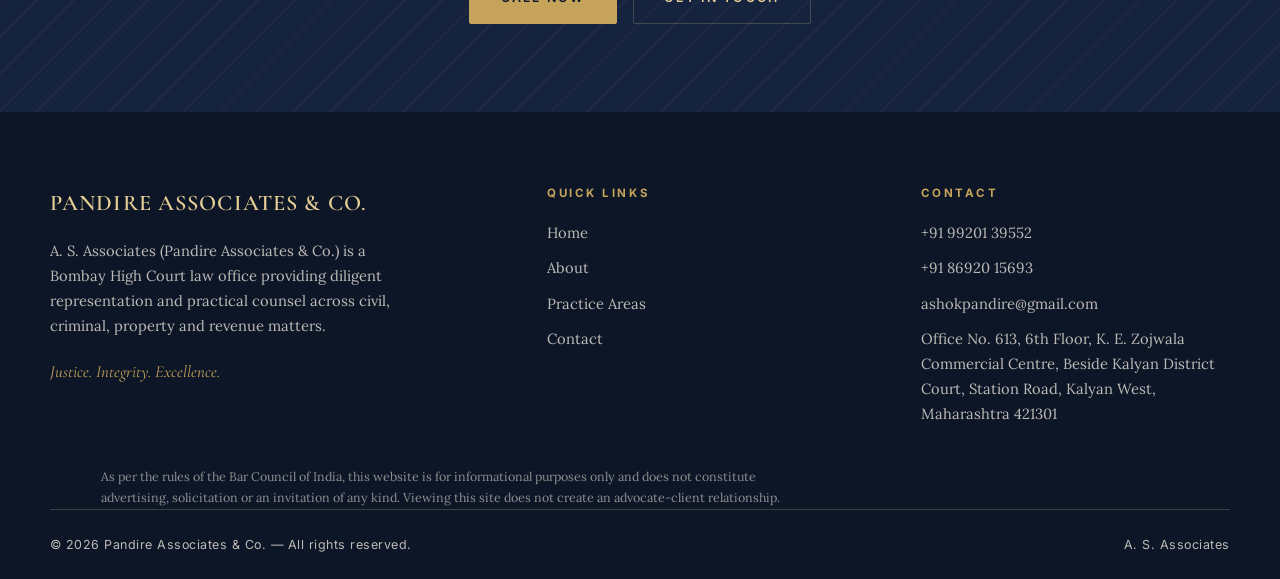
<file: practice-areas.html>
<!DOCTYPE html>
<html lang="en">
<head>
<meta charset="UTF-8">
<meta name="viewport" content="width=device-width, initial-scale=1.0">
<title>Practice Areas | Pandire Associates &amp; Co. — A. S. Associates</title>
<meta name="description" content="Practice areas of Pandire Associates &amp; Co. — civil, criminal, property, revenue, society, documentation and advisory services before Bombay High Court and Tribunals.">
<link rel="preconnect" href="https://fonts.googleapis.com">
<link rel="preconnect" href="https://fonts.gstatic.com" crossorigin>
<link href="https://fonts.googleapis.com/css2?family=Cormorant+Garamond:ital,wght@0,500;0,600;0,700;1,500;1,600&family=Lora:ital,wght@0,400;0,500;1,400&family=Inter:wght@400;500;600&display=swap" rel="stylesheet">
<link rel="stylesheet" href="css/style.css">
</head>
<body>

<a href="#main" class="visually-hidden" data-i18n="skip_link">Skip to content</a>

<div class="topbar">
  <div class="wrap">
    <div class="topbar-contacts">
      <a href="tel:+919920139552">+91 99201 39552</a>
      <a href="tel:+918692015693">+91 86920 15693</a>
      <a href="mailto:ashokpandire@gmail.com">ashokpandire@gmail.com</a>
    </div>
    <div class="lang-toggle" role="group" aria-label="Choose language">
      <button type="button" data-lang="en">EN</button>
      <button type="button" data-lang="hi">हि</button>
      <button type="button" data-lang="mr">मर</button>
    </div>
  </div>
</div>

<header class="site-header">
  <div class="wrap header-inner">
    <a href="index.html" class="brand">
      <svg class="brand-emblem" viewBox="0 0 64 64" xmlns="http://www.w3.org/2000/svg" aria-hidden="true" focusable="false">
        <circle cx="32" cy="32" r="30" fill="none" stroke="var(--gold)" stroke-width="1"/>
        <circle cx="32" cy="9" r="2.4" fill="var(--gold-bright)"/>
        <line x1="32" y1="11.5" x2="32" y2="46" stroke="var(--gold-bright)" stroke-width="2"/>
        <line x1="14" y1="19" x2="50" y2="19" stroke="var(--gold-bright)" stroke-width="2"/>
        <line x1="14" y1="19" x2="9" y2="31" stroke="var(--gold-bright)" stroke-width="1.3"/>
        <line x1="14" y1="19" x2="19" y2="31" stroke="var(--gold-bright)" stroke-width="1.3"/>
        <path d="M9 31 A 8 4 0 0 0 19 31" fill="none" stroke="var(--gold-bright)" stroke-width="1.4"/>
        <line x1="50" y1="19" x2="45" y2="31" stroke="var(--gold-bright)" stroke-width="1.3"/>
        <line x1="50" y1="19" x2="55" y2="31" stroke="var(--gold-bright)" stroke-width="1.3"/>
        <path d="M45 31 A 8 4 0 0 0 55 31" fill="none" stroke="var(--gold-bright)" stroke-width="1.4"/>
        <line x1="22" y1="46" x2="42" y2="46" stroke="var(--gold-bright)" stroke-width="2"/>
      </svg>
      <div class="brand-text">
        <div class="brand-name">Pandire Associates &amp; Co.</div>
        <div class="brand-sub">A. S. Associates · Bombay High Court</div>
      </div>
    </a>
    <button class="nav-toggle" aria-label="Toggle navigation" aria-expanded="false">
      <svg width="20" height="20" viewBox="0 0 20 20" fill="none" xmlns="http://www.w3.org/2000/svg" aria-hidden="true">
        <path d="M2 5h16M2 10h16M2 15h16" stroke="currentColor" stroke-width="1.6" stroke-linecap="round"/>
      </svg>
    </button>
    <nav class="main-nav" aria-label="Primary">
      <ul>
        <li><a href="index.html" data-i18n="nav_home">Home</a></li>
        <li><a href="about.html" data-i18n="nav_about">About</a></li>
        <li><a href="practice-areas.html" data-i18n="nav_practice" aria-current="page">Practice Areas</a></li>
        <li><a href="contact.html" data-i18n="nav_contact">Contact</a></li>
      </ul>
    </nav>
  </div>
</header>

<main id="main">

  <section class="page-header">
    <div class="wrap">
      <div class="eyebrow" data-i18n="practice_page_eyebrow">Our Services</div>
      <h1 data-i18n="practice_title">Practice Areas</h1>
      <p class="lede" data-i18n="practice_page_lede">A comprehensive overview of the courts we appear before, our areas of expertise, and the full range of work we handle for our clients.</p>
      <div class="breadcrumb"><a href="index.html" data-i18n="breadcrumb_home">Home</a> / <span data-i18n="nav_practice">Practice Areas</span></div>
    </div>
  </section>

  <section class="section dark">
    <div class="wrap">
      <div class="section-head">
        <div class="eyebrow" data-i18n="courts_eyebrow">Before the Bench</div>
        <h2 class="section-title on-dark" data-i18n="courts_title">Courts &amp; Tribunals We Appear Before</h2>
        <hr class="divider">
        <p class="lede" style="color:rgba(247,242,231,0.78);" data-i18n="courts_lede">Our advocates regularly appear before the following forums across Maharashtra.</p>
      </div>
      <ul class="tag-list">
        <li data-i18n="court1">Hon'ble Bombay High Court</li>
        <li data-i18n="court2">State Consumer Disputes Redressal Commission</li>
        <li data-i18n="court3">Maharashtra Administrative Tribunal</li>
        <li data-i18n="court4">Maharashtra Revenue Tribunal</li>
        <li data-i18n="court5">Charity Commission</li>
        <li data-i18n="court6">Debts Recovery Tribunal</li>
        <li data-i18n="court7">District Courts</li>
      </ul>
    </div>
  </section>

  <section class="section">
    <div class="wrap">
      <div class="section-head">
        <div class="eyebrow" data-i18n="practice_eyebrow">What We Do</div>
        <h2 class="section-title" data-i18n="expertise_heading">Areas of Expertise</h2>
        <hr class="divider">
        <p class="lede" data-i18n="practice_lede">From civil litigation to property documentation, our practice spans the matters that affect families, businesses and institutions across Maharashtra.</p>
      </div>
      <div class="expertise-grid">
        <div class="expertise-item" data-i18n="expertise1">Civil &amp; Criminal Litigation</div>
        <div class="expertise-item" data-i18n="expertise2">Property and Real Estate Matters</div>
        <div class="expertise-item" data-i18n="expertise3">Revenue Proceedings</div>
        <div class="expertise-item" data-i18n="expertise4">Redevelopment and Housing Society Issues</div>
        <div class="expertise-item" data-i18n="expertise5">Contractual Disputes</div>
        <div class="expertise-item" data-i18n="expertise6">Consumer Matters</div>
        <div class="expertise-item" data-i18n="expertise7">Legal Documentation</div>
        <div class="expertise-item" data-i18n="expertise8">Due Diligence</div>
        <div class="expertise-item" data-i18n="expertise9">Advisory Services / Consultation</div>
      </div>
    </div>
  </section>

  <section class="section alt">
    <div class="wrap">
      <div class="section-head">
        <div class="eyebrow" data-i18n="practice_page_eyebrow">Our Services</div>
        <h2 class="section-title" data-i18n="work_heading">All Types of Work Handled</h2>
        <hr class="divider">
        <p class="lede" data-i18n="work_lede">From documentation to dispute resolution — our office assists with the following matters.</p>
      </div>
      <ol class="work-list">
        <li>
          <div class="head"><h3 data-i18n="work1">Civil Matters</h3></div>
        </li>
        <li>
          <div class="head"><h3 data-i18n="work2">Criminal Matters</h3></div>
        </li>
        <li>
          <div class="head"><h3 data-i18n="work3">Family Matters</h3></div>
        </li>
        <li>
          <div class="head"><h3 data-i18n="work4">Revenue Matters</h3></div>
        </li>
        <li>
          <div class="head"><h3 data-i18n="work5">Society Registration</h3></div>
        </li>
        <li>
          <div class="head"><h3 data-i18n="work6">Society Deemed Conveyance</h3></div>
        </li>
        <li>
          <div class="head"><h3 data-i18n="work7">All Types of Document Registration</h3></div>
          <ul class="sub-list">
            <li data-i18n="work7_sub1">Agreement for Sale</li>
            <li data-i18n="work7_sub2">Sale Deed</li>
            <li data-i18n="work7_sub3">Power of Attorney</li>
            <li data-i18n="work7_sub4">Gift Deed</li>
            <li data-i18n="work7_sub5">Release Deed</li>
            <li data-i18n="work7_sub6">Leave and License</li>
            <li data-i18n="work7_sub7">Development Agreement</li>
            <li data-i18n="work7_sub8">MOU</li>
            <li data-i18n="work7_sub9">Lease Deed</li>
            <li data-i18n="work7_sub10">Partition Deed</li>
            <li data-i18n="work7_sub11">Will</li>
          </ul>
        </li>
        <li>
          <div class="head"><h3 data-i18n="work8">Heirship Certificate</h3></div>
        </li>
        <li>
          <div class="head"><h3 data-i18n="work9">Letters of Administration</h3></div>
        </li>
        <li>
          <div class="head"><h3 data-i18n="work10">Declaration of Probate</h3></div>
        </li>
        <li>
          <div class="head"><h3 data-i18n="work11">Title Certificate</h3></div>
        </li>
        <li>
          <div class="head"><h3 data-i18n="work12">Search Report</h3></div>
        </li>
      </ol>
    </div>
  </section>

  <section class="cta-band">
    <div class="wrap">
      <h2 data-i18n="cta_title">Speak With Our Advocates</h2>
      <p class="lede" data-i18n="cta_lede">For consultations and case-related queries, reach out to our office directly by phone or email.</p>
      <div class="btn-row">
        <a class="btn btn-primary" href="tel:+919920139552" data-i18n="btn_call">Call Now</a>
        <a class="btn btn-ghost" href="contact.html" data-i18n="btn_get_in_touch">Get in Touch</a>
      </div>
    </div>
  </section>

</main>

<footer class="site-footer">
  <div class="wrap footer-grid">
    <div class="footer-brand">
      <div class="brand-name">Pandire Associates &amp; Co.</div>
      <p data-i18n="footer_about">A. S. Associates (Pandire Associates &amp; Co.) is a Bombay High Court law office providing diligent representation and practical counsel across civil, criminal, property and revenue matters.</p>
      <div class="footer-tagline" data-i18n="hero_tagline">Justice. Integrity. Excellence.</div>
    </div>
    <div class="footer-col">
      <h4 data-i18n="footer_links_heading">Quick Links</h4>
      <ul>
        <li><a href="index.html" data-i18n="nav_home">Home</a></li>
        <li><a href="about.html" data-i18n="nav_about">About</a></li>
        <li><a href="practice-areas.html" data-i18n="nav_practice">Practice Areas</a></li>
        <li><a href="contact.html" data-i18n="nav_contact">Contact</a></li>
      </ul>
    </div>
    <div class="footer-col">
      <h4 data-i18n="footer_contact_heading">Contact</h4>
      <ul>
        <li><a href="tel:+919920139552">+91 99201 39552</a></li>
        <li><a href="tel:+918692015693">+91 86920 15693</a></li>
        <li><a href="mailto:ashokpandire@gmail.com">ashokpandire@gmail.com</a></li>
        <li>Office No. 613, 6th Floor, K. E. Zojwala Commercial Centre, Beside Kalyan District Court, Station Road, Kalyan West, Maharashtra 421301</li>
      </ul>
    </div>
  </div>
  <div class="wrap">
    <p class="footer-disclaimer" data-i18n="footer_disclaimer">As per the rules of the Bar Council of India, this website is for informational purposes only and does not constitute advertising, solicitation or an invitation of any kind. Viewing this site does not create an advocate-client relationship.</p>
  </div>
  <div class="wrap footer-bottom">
    <div>&copy; <span data-year></span> Pandire Associates &amp; Co. — <span data-i18n="footer_rights">All rights reserved.</span></div>
    <div>A. S. Associates</div>
  </div>
</footer>

<script src="js/translations.js"></script>
<script src="js/main.js"></script>
</body>
</html>
</file>
<file: css/style.css>
/* ============================================================
   A. S. ASSOCIATES — PANDIRE ASSOCIATES & CO.
   Stylesheet — "Brass Plaque" classic legal identity
   ============================================================ */

   :root{
    /* --- Colour tokens --- */
    --navy:        #15233F;
    --navy-deep:   #0D1626;
    --navy-soft:   #1F3158;
    --gold:        #C5A35B;
    --gold-bright: #E7CE96;
    --cream:       #F7F2E7;
    --paper:       #FDFBF5;
    --ink:         #29261F;
    --ink-soft:    #5B5648;
    --maroon:      #6E1A24;
    --hairline:    rgba(197,163,91,0.35);
    --hairline-dark: rgba(231,206,150,0.22);
  
    /* --- Type tokens --- */
    --font-display: "Cormorant Garamond", "Times New Roman", serif;
    --font-body:    "Lora", Georgia, serif;
    --font-ui:      "Inter", Arial, sans-serif;
  
    /* --- Layout tokens --- */
    --maxw: 1180px;
    --gutter: clamp(1.25rem, 4vw, 3.5rem);
    --radius: 2px;
  }
  
  /* ---------- Reset ---------- */
  *{ margin:0; padding:0; box-sizing:border-box; }
  html{ scroll-behavior:smooth; }
  body{
    font-family: var(--font-body);
    background: var(--paper);
    color: var(--ink);
    line-height: 1.7;
    -webkit-font-smoothing: antialiased;
  }
  img{ max-width:100%; display:block; }
  a{ color: inherit; text-decoration:none; }
  ul{ list-style:none; }
  
  @media (prefers-reduced-motion: reduce){
    *{ animation-duration:0.01ms !important; animation-iteration-count:1 !important; transition-duration:0.01ms !important; scroll-behavior:auto !important; }
  }
  
  /* ---------- Utility ---------- */
  .wrap{
    max-width: var(--maxw);
    margin: 0 auto;
    padding-left: var(--gutter);
    padding-right: var(--gutter);
  }
  .eyebrow{
    font-family: var(--font-ui);
    font-size: 0.72rem;
    letter-spacing: 0.28em;
    text-transform: uppercase;
    color: var(--gold);
    font-weight: 600;
  }
  .section-title{
    font-family: var(--font-display);
    font-weight: 600;
    font-size: clamp(1.9rem, 3.4vw, 2.7rem);
    color: var(--navy);
    margin-top: 0.5rem;
    line-height: 1.2;
  }
  .section-title.on-dark{ color: var(--paper); }
  .lede{
    font-size: 1.08rem;
    color: var(--ink-soft);
    max-width: 62ch;
  }
  .divider{
    width: 64px;
    height: 1px;
    background: var(--gold);
    border: none;
    margin: 1.4rem 0;
  }
  .divider.center{ margin: 1.4rem auto; }
  .btn{
    display: inline-flex;
    align-items: center;
    gap: 0.55rem;
    font-family: var(--font-ui);
    font-size: 0.78rem;
    letter-spacing: 0.18em;
    text-transform: uppercase;
    font-weight: 600;
    padding: 0.95rem 1.9rem;
    border: 1px solid var(--gold);
    border-radius: var(--radius);
    transition: background 0.25s ease, color 0.25s ease, border-color .25s ease;
    white-space: nowrap;
  }
  .btn-primary{
    background: var(--gold);
    color: var(--navy-deep);
  }
  .btn-primary:hover{ background: var(--gold-bright); border-color: var(--gold-bright); }
  .btn-ghost{
    background: transparent;
    color: var(--gold-bright);
    border-color: var(--hairline-dark);
  }
  .btn-ghost:hover{ border-color: var(--gold); color: var(--gold-bright); background: rgba(197,163,91,0.08); }
  .btn-ghost.on-light{
    color: var(--navy);
    border-color: var(--navy);
  }
  .btn-ghost.on-light:hover{ background: var(--navy); color: var(--paper); }
  
  .btn-row{ display:flex; gap: 1rem; flex-wrap: wrap; }
  
  /* ============================================================
     TOP BAR
     ============================================================ */
  .topbar{
    background: var(--navy-deep);
    color: var(--gold-bright);
    font-family: var(--font-ui);
    font-size: 0.78rem;
    letter-spacing: 0.04em;
  }
  .topbar .wrap{
    display:flex;
    align-items:center;
    justify-content:space-between;
    gap: 1rem;
    padding-top: 0.55rem;
    padding-bottom: 0.55rem;
    flex-wrap: wrap;
  }
  .topbar-contacts{
    display:flex;
    gap: 1.6rem;
    flex-wrap: wrap;
  }
  .topbar-contacts a{ color: var(--gold-bright); opacity:.92; transition: opacity .2s; }
  .topbar-contacts a:hover{ opacity:1; color:var(--gold); }
  
  .lang-toggle{
    display:flex;
    gap: 0.35rem;
    align-items:center;
  }
  .lang-toggle button{
    font-family: var(--font-ui);
    font-size: 0.72rem;
    letter-spacing: 0.06em;
    background: transparent;
    border: 1px solid var(--hairline-dark);
    color: var(--gold-bright);
    padding: 0.28rem 0.65rem;
    border-radius: var(--radius);
    cursor: pointer;
    transition: all .2s ease;
  }
  .lang-toggle button.active,
  .lang-toggle button:hover{
    background: var(--gold);
    color: var(--navy-deep);
    border-color: var(--gold);
  }
  
  /* ============================================================
     HEADER / NAV
     ============================================================ */
  .site-header{
    background: var(--navy);
    border-bottom: 1px solid var(--hairline-dark);
    position: relative;
  }
  .site-header::after{
    content:"";
    position:absolute; left:0; right:0; bottom:-1px;
    height:1px;
    background: linear-gradient(90deg, transparent, var(--gold) 50%, transparent);
  }
  .header-inner{
    display:flex;
    align-items:center;
    justify-content:space-between;
    padding-top: 1.3rem;
    padding-bottom: 1.3rem;
    gap: 1.5rem;
    flex-wrap: wrap;
  }
  .brand{
    display:flex;
    align-items:center;
    gap: 0.85rem;
  }
  .brand-emblem{ width: 46px; height: 46px; flex-shrink:0; }
  .brand-text .brand-name{
    font-family: var(--font-display);
    font-weight: 600;
    font-size: 1.5rem;
    letter-spacing: 0.05em;
    color: var(--gold-bright);
    text-transform: uppercase;
  }
  .brand-text .brand-sub{
    font-family: var(--font-ui);
    font-size: 0.66rem;
    letter-spacing: 0.24em;
    text-transform: uppercase;
    color: var(--gold);
    margin-top: 0.25rem;
  }
  
  .main-nav ul{
    display:flex;
    gap: 2.1rem;
    font-family: var(--font-ui);
    font-size: 0.8rem;
    letter-spacing: 0.16em;
    text-transform: uppercase;
    font-weight: 500;
  }
  .main-nav a{
    color: var(--cream);
    position: relative;
    padding-bottom: 6px;
    transition: color .2s ease;
  }
  .main-nav a::after{
    content:"";
    position:absolute; left:0; bottom:0;
    width:0; height:1px;
    background: var(--gold);
    transition: width .25s ease;
  }
  .main-nav a:hover,
  .main-nav a[aria-current="page"]{ color: var(--gold-bright); }
  .main-nav a:hover::after,
  .main-nav a[aria-current="page"]::after{ width:100%; }
  
  .nav-toggle{
    display:none;
    background:none;
    border:1px solid var(--hairline-dark);
    color: var(--gold-bright);
    width: 42px; height: 42px;
    border-radius: var(--radius);
    cursor:pointer;
    align-items:center;
    justify-content:center;
  }
  
  @media (max-width: 860px){
    .nav-toggle{ display:flex; }
    .main-nav{
      flex-basis: 100%;
      display:none;
    }
    .main-nav.open{ display:block; }
    .main-nav ul{
      flex-direction: column;
      gap: 1.1rem;
      padding: 1.4rem 0 0.6rem;
      border-top: 1px solid var(--hairline-dark);
      margin-top: 0.6rem;
    }
    .topbar-contacts{ font-size: 0.72rem; gap: 1rem; }
  }
  
  /* ============================================================
     HERO
     ============================================================ */
  .hero{
    background: linear-gradient(180deg, var(--navy) 0%, var(--navy-deep) 100%);
    color: var(--paper);
    position: relative;
    overflow: hidden;
    padding: clamp(4rem, 9vw, 7.5rem) 0 clamp(3.5rem, 8vw, 6rem);
  }
  .hero::before{
    content:"";
    position:absolute; inset:0;
    background-image:
      repeating-linear-gradient(90deg, rgba(231,206,150,0.035) 0 1px, transparent 1px 64px),
      repeating-linear-gradient(0deg, rgba(231,206,150,0.035) 0 1px, transparent 1px 64px);
    pointer-events:none;
  }
  .hero-grid{
    position:relative;
    display:grid;
    grid-template-columns: 1.15fr 0.85fr;
    gap: clamp(2rem, 5vw, 4rem);
    align-items:center;
  }
  @media (max-width: 880px){
    .hero-grid{ grid-template-columns: 1fr; text-align:center; }
    .hero-emblem-wrap{ order:-1; margin: 0 auto 1rem; }
  }
  .hero-eyebrow{
    font-family: var(--font-ui);
    font-size: 0.74rem;
    letter-spacing: 0.32em;
    text-transform: uppercase;
    color: var(--gold);
    margin-bottom: 1.1rem;
  }
  .hero h1{
    font-family: var(--font-display);
    font-weight: 600;
    font-size: clamp(2.6rem, 6vw, 4.4rem);
    line-height: 1.08;
    letter-spacing: 0.01em;
  }
  .hero h1 .accent{ color: var(--gold-bright); font-style: italic; }
  .hero-tagline{
    font-family: var(--font-display);
    font-style: italic;
    font-size: clamp(1.05rem, 1.6vw, 1.35rem);
    color: var(--gold-bright);
    margin-top: 1.3rem;
    letter-spacing: 0.04em;
  }
  .hero-desc{
    margin-top: 1.4rem;
    max-width: 46ch;
    color: rgba(247,242,231,0.78);
    font-size: 1.02rem;
  }
  .hero .btn-row{ margin-top: 2.4rem; }
  
  .hero-emblem-wrap{
    display:flex;
    justify-content:center;
    align-items:center;
  }
  .hero-emblem{
    width: min(320px, 100%);
    aspect-ratio: 1;
  }
  .hero-emblem .draw{
    stroke-dasharray: 1400;
    stroke-dashoffset: 1400;
    animation: draw-in 2.6s ease-out forwards;
  }
  .hero-emblem .fade{
    opacity: 0;
    animation: fade-in 1.2s ease-out 1.6s forwards;
  }
  @keyframes draw-in{ to{ stroke-dashoffset:0; } }
  @keyframes fade-in{ to{ opacity:1; } }
  
  /* Stat strip */
  .stat-strip{
    background: var(--cream);
    border-bottom: 1px solid var(--hairline);
  }
  .stat-strip .wrap{
    display:grid;
    grid-template-columns: repeat(3, 1fr);
    gap: clamp(1.5rem, 4vw, 0);
    text-align:center;
    padding-top: 2.6rem;
    padding-bottom: 2.6rem;
  }
  .stat-strip .stat:not(:last-child){
    border-right: 1px solid var(--hairline);
  }
  @media (max-width:680px){
    .stat-strip .wrap{ grid-template-columns: 1fr; gap: 1.6rem; }
    .stat-strip .stat:not(:last-child){ border-right:none; border-bottom: 1px solid var(--hairline); padding-bottom: 1.4rem; }
  }
  .stat .num{
    font-family: var(--font-display);
    font-size: 2.6rem;
    font-weight: 600;
    color: var(--navy);
  }
  .stat .label{
    font-family: var(--font-ui);
    font-size: 0.72rem;
    letter-spacing: 0.2em;
    text-transform: uppercase;
    color: var(--ink-soft);
    margin-top: 0.45rem;
  }
  
  /* ============================================================
     SECTIONS — general
     ============================================================ */
  .section{
    padding: clamp(3.5rem, 8vw, 6.5rem) 0;
  }
  .section.alt{ background: var(--cream); }
  .section.dark{ background: var(--navy); }
  .section-head{
    margin-bottom: clamp(2rem, 5vw, 3.2rem);
  }
  .section-head.center{ text-align:center; }
  .section-head .lede{ margin-top: 0.9rem; }
  .section-head.center .lede{ margin-left:auto; margin-right:auto; }
  
  /* ---------- About blurb (home) ---------- */
  .about-grid{
    display:grid;
    grid-template-columns: 1fr 1fr;
    gap: clamp(2rem, 6vw, 5rem);
    align-items:center;
  }
  @media (max-width: 880px){ .about-grid{ grid-template-columns:1fr; } }
  .about-grid p + p{ margin-top: 1rem; }
  .about-figure{
    border: 1px solid var(--hairline);
    background: var(--paper);
    padding: 2.4rem;
    position:relative;
  }
  .about-figure::before{
    content:"";
    position:absolute; inset: 14px;
    border: 1px solid var(--gold);
    pointer-events:none;
  }
  .about-figure blockquote{
    font-family: var(--font-display);
    font-size: clamp(1.3rem, 2.4vw, 1.7rem);
    font-style: italic;
    color: var(--navy);
    line-height: 1.45;
  }
  .about-figure cite{
    display:block;
    margin-top: 1.2rem;
    font-family: var(--font-ui);
    font-style: normal;
    font-size: 0.72rem;
    letter-spacing: 0.22em;
    text-transform: uppercase;
    color: var(--gold);
  }
  
  /* ---------- Practice area cards ---------- */
  .practice-grid{
    display:grid;
    grid-template-columns: repeat(3, 1fr);
    gap: 1px;
    background: var(--hairline);
    border: 1px solid var(--hairline);
  }
  @media (max-width: 920px){ .practice-grid{ grid-template-columns: repeat(2,1fr); } }
  @media (max-width: 600px){ .practice-grid{ grid-template-columns: 1fr; } }
  .practice-card{
    background: var(--paper);
    padding: 2.1rem 1.9rem;
    transition: background .25s ease;
  }
  .practice-card:hover{ background: var(--cream); }
  .practice-card .num{
    font-family: var(--font-display);
    font-size: 0.85rem;
    letter-spacing: 0.1em;
    color: var(--gold);
    font-weight: 600;
  }
  .practice-card h3{
    font-family: var(--font-display);
    font-size: 1.32rem;
    font-weight: 600;
    color: var(--navy);
    margin-top: 0.6rem;
  }
  .practice-card p{
    margin-top: 0.55rem;
    font-size: 0.95rem;
    color: var(--ink-soft);
  }
  
  /* ---------- Forums / courts list ---------- */
  .tag-list{
    display:flex;
    flex-wrap:wrap;
    gap: 0.7rem;
  }
  .tag-list li{
    font-family: var(--font-ui);
    font-size: 0.78rem;
    letter-spacing: 0.07em;
    border: 1px solid var(--hairline);
    padding: 0.55rem 1.1rem;
    border-radius: var(--radius);
    color: var(--navy);
  }
  .section.dark .tag-list li{
    color: var(--gold-bright);
    border-color: var(--hairline-dark);
  }
  
  /* ---------- Profile cards ---------- */
  .profile-grid{
    display:grid;
    grid-template-columns: repeat(2, 1fr);
    gap: clamp(1.5rem, 4vw, 2.5rem);
  }
  @media (max-width: 760px){ .profile-grid{ grid-template-columns: 1fr; } }
  .profile-card{
    background: var(--paper);
    border: 1px solid var(--hairline);
    display:grid;
    grid-template-columns: 140px 1fr;
    gap: 1.6rem;
    padding: 1.9rem;
  }
  @media (max-width: 460px){
    .profile-card{ grid-template-columns: 1fr; text-align:center; }
    .profile-photo{ margin: 0 auto; }
  }
  .profile-photo{
    width: 140px; height: 140px;
    border-radius: var(--radius);
    overflow:hidden;
    border: 1px solid var(--gold);
    padding: 4px;
  }
  .profile-photo img{
    width:100%; height:100%;
    object-fit: cover;
    border-radius: 1px;
  }
  .profile-card h3{
    font-family: var(--font-display);
    font-size: 1.5rem;
    font-weight: 600;
    color: var(--navy);
  }
  .profile-card .role{
    font-family: var(--font-ui);
    font-size: 0.72rem;
    letter-spacing: 0.18em;
    text-transform: uppercase;
    color: var(--gold);
    margin-top: 0.35rem;
  }
  .profile-card .since{
    display:inline-block;
    margin-top: 0.7rem;
    font-family: var(--font-ui);
    font-size: 0.74rem;
    letter-spacing: 0.05em;
    color: var(--maroon);
    border: 1px solid var(--maroon);
    padding: 0.25rem 0.65rem;
    border-radius: var(--radius);
  }
  .profile-card .quals{
    margin-top: 0.65rem;
    font-size: 0.9rem;
    color: var(--ink-soft);
    font-family: var(--font-ui);
    letter-spacing: 0.03em;
  }
  .profile-card .contact-line{
    margin-top: 1rem;
    font-size: 0.92rem;
  }
  .profile-card .contact-line a{
    display:block;
    color: var(--navy);
    border-bottom: 1px dotted var(--hairline);
    padding: 0.3rem 0;
    transition: color .2s;
  }
  .profile-card .contact-line a:hover{ color: var(--maroon); }
  
  /* ---------- CTA band ---------- */
  .cta-band{
    background: var(--navy);
    color: var(--paper);
    text-align:center;
    position: relative;
    overflow:hidden;
  }
  .cta-band::before{
    content:"";
    position:absolute; inset:0;
    background-image: repeating-linear-gradient(135deg, rgba(231,206,150,0.04) 0 2px, transparent 2px 26px);
  }
  .cta-band .wrap{ position:relative; padding: clamp(3rem,7vw,5.5rem) var(--gutter); }
  .cta-band h2{
    font-family: var(--font-display);
    font-size: clamp(1.8rem, 4vw, 2.6rem);
    font-weight:600;
  }
  .cta-band .lede{ color: rgba(247,242,231,0.78); margin: 1rem auto 0; }
  .cta-band .btn-row{ justify-content:center; margin-top: 2rem; }
  
  /* ============================================================
     PAGE HEADER (for sub-pages)
     ============================================================ */
  .page-header{
    background: linear-gradient(180deg, var(--navy) 0%, var(--navy-deep) 100%);
    color: var(--paper);
    padding: clamp(3rem, 7vw, 5rem) 0;
    position:relative;
    overflow:hidden;
  }
  .page-header::before{
    content:"";
    position:absolute; inset:0;
    background-image:
      repeating-linear-gradient(90deg, rgba(231,206,150,0.035) 0 1px, transparent 1px 64px),
      repeating-linear-gradient(0deg, rgba(231,206,150,0.035) 0 1px, transparent 1px 64px);
  }
  .page-header .wrap{ position:relative; }
  .page-header .eyebrow{ margin-bottom: 0.7rem; }
  .page-header h1{
    font-family: var(--font-display);
    font-weight: 600;
    font-size: clamp(2.2rem, 5vw, 3.4rem);
  }
  .page-header .lede{ color: rgba(247,242,231,0.78); margin-top: 0.8rem; }
  .breadcrumb{
    font-family: var(--font-ui);
    font-size: 0.74rem;
    letter-spacing: 0.12em;
    text-transform: uppercase;
    color: var(--gold-bright);
    margin-top: 1.4rem;
    opacity: .85;
  }
  .breadcrumb a{ color: var(--gold); }
  .breadcrumb a:hover{ color: var(--gold-bright); }
  
  /* ============================================================
     ABOUT PAGE specifics
     ============================================================ */
  .copy-block{ max-width: 72ch; }
  .copy-block p + p{ margin-top: 1.05rem; }
  .copy-block h2{
    font-family: var(--font-display);
    font-size: clamp(1.5rem, 3vw, 2rem);
    color: var(--navy);
    margin: 2.4rem 0 0.8rem;
  }
  .copy-block .signoff{
    margin-top: 2rem;
    font-family: var(--font-display);
    font-style: italic;
    font-size: 1.25rem;
    color: var(--gold);
    letter-spacing: 0.04em;
  }
  
  .timeline{
    display:flex;
    flex-direction:column;
    gap: 0;
  }
  .timeline li{
    display:grid;
    grid-template-columns: 90px 1fr;
    gap: 1.5rem;
    padding: 1.3rem 0;
    border-bottom: 1px solid var(--hairline);
  }
  .timeline li:first-child{ border-top: 1px solid var(--hairline); }
  .timeline .year{
    font-family: var(--font-display);
    font-weight: 600;
    font-size: 1.15rem;
    color: var(--gold);
  }
  .timeline h4{
    font-family: var(--font-display);
    font-size: 1.15rem;
    color: var(--navy);
    font-weight:600;
  }
  .timeline p{ font-size: 0.92rem; color: var(--ink-soft); margin-top:0.3rem; }
  
  /* ============================================================
     PRACTICE AREAS PAGE specifics
     ============================================================ */
  .expertise-grid{
    display:grid;
    grid-template-columns: repeat(3, 1fr);
    gap: 0.9rem;
  }
  @media (max-width: 920px){ .expertise-grid{ grid-template-columns: repeat(2,1fr); } }
  @media (max-width: 560px){ .expertise-grid{ grid-template-columns: 1fr; } }
  .expertise-item{
    border-left: 2px solid var(--gold);
    padding: 0.4rem 0 0.4rem 1rem;
    font-family: var(--font-ui);
    font-size: 0.95rem;
    letter-spacing: 0.01em;
    color: var(--navy);
  }
  
  .work-list{
    counter-reset: work;
    display:grid;
    grid-template-columns: repeat(2, 1fr);
    gap: 1px;
    background: var(--hairline);
    border: 1px solid var(--hairline);
  }
  @media (max-width: 760px){ .work-list{ grid-template-columns: 1fr; } }
  .work-list > li{
    counter-increment: work;
    background: var(--paper);
    padding: 1.6rem 1.9rem;
  }
  .work-list > li > .head{
    display:flex;
    align-items:baseline;
    gap: 0.85rem;
  }
  .work-list > li > .head::before{
    content: counter(work, decimal-leading-zero);
    font-family: var(--font-display);
    font-weight: 600;
    font-size: 1.2rem;
    color: var(--gold);
  }
  .work-list > li > .head h3{
    font-family: var(--font-display);
    font-size: 1.18rem;
    font-weight: 600;
    color: var(--navy);
  }
  .work-list .sub-list{
    margin-top: 0.7rem;
    padding-left: 2.05rem;
    display:flex;
    flex-direction:column;
    gap: 0.3rem;
  }
  .work-list .sub-list li{
    font-size: 0.88rem;
    color: var(--ink-soft);
    position:relative;
    padding-left: 0.9rem;
  }
  .work-list .sub-list li::before{
    content:"—";
    position:absolute; left:0; color: var(--gold);
  }
  
  /* ============================================================
     CONTACT PAGE specifics
     ============================================================ */
  .contact-layout{
    display:grid;
    grid-template-columns: 1.1fr 0.9fr;
    gap: clamp(2rem, 5vw, 4rem);
  }
  @media (max-width: 920px){ .contact-layout{ grid-template-columns: 1fr; } }
  
  .info-card{
    border: 1px solid var(--hairline);
    background: var(--paper);
    padding: 2rem;
  }
  .info-card + .info-card{ margin-top: 1.5rem; }
  .info-card h3{
    font-family: var(--font-display);
    font-size: 1.4rem;
    font-weight:600;
    color: var(--navy);
  }
  .info-card .role{
    font-family: var(--font-ui);
    font-size: 0.72rem;
    letter-spacing: 0.18em;
    text-transform: uppercase;
    color: var(--gold);
    margin-top: 0.35rem;
  }
  .info-table{
    margin-top: 1.1rem;
    display:flex;
    flex-direction:column;
    gap: 0.6rem;
  }
  .info-table .row{
    display:flex;
    gap: 0.8rem;
    font-size: 0.95rem;
    align-items:baseline;
  }
  .info-table .row .k{
    font-family: var(--font-ui);
    font-size: 0.68rem;
    letter-spacing: 0.16em;
    text-transform: uppercase;
    color: var(--ink-soft);
    min-width: 84px;
  }
  .info-table .row a{
    color: var(--navy);
    border-bottom: 1px dotted var(--hairline);
  }
  .info-table .row a:hover{ color: var(--maroon); }
  
  .map-frame{
    border: 1px solid var(--hairline);
    background: var(--paper);
    padding: 6px;
  }
  .map-frame iframe{
    width:100%;
    height: 100%;
    min-height: 380px;
    border:0;
    display:block;
    filter: saturate(0.85) contrast(1.02);
  }
  .map-wrap{ height:100%; display:flex; flex-direction:column; }
  .map-wrap .info-card{ flex:1; display:flex; flex-direction:column; }
  .map-wrap .map-frame{ flex:1; margin-top: 1.2rem; }
  
  .office-address{
    margin-top: 1.1rem;
    font-size: 0.95rem;
    color: var(--ink-soft);
    line-height:1.65;
  }
  
  /* ============================================================
     FOOTER
     ============================================================ */
  .site-footer{
    background: var(--navy-deep);
    color: rgba(247,242,231,0.75);
  }
  .footer-grid{
    display:grid;
    grid-template-columns: 1.4fr 1fr 1fr;
    gap: clamp(2rem, 5vw, 4rem);
    padding: clamp(3rem, 6vw, 4.5rem) 0 2.5rem;
  }
  @media (max-width: 760px){ .footer-grid{ grid-template-columns: 1fr; gap: 2.2rem; } }
  .footer-brand .brand-name{
    font-family: var(--font-display);
    font-weight: 600;
    font-size: 1.4rem;
    letter-spacing: 0.05em;
    color: var(--gold-bright);
    text-transform: uppercase;
  }
  .footer-brand p{ margin-top: 1rem; font-size: 0.92rem; max-width: 38ch; }
  .footer-tagline{
    margin-top: 1.2rem;
    font-family: var(--font-display);
    font-style: italic;
    color: var(--gold);
    font-size: 1.05rem;
  }
  .footer-col h4{
    font-family: var(--font-ui);
    font-size: 0.72rem;
    letter-spacing: 0.22em;
    text-transform: uppercase;
    color: var(--gold);
    margin-bottom: 1rem;
  }
  .footer-col ul{ display:flex; flex-direction:column; gap: 0.65rem; font-size: 0.92rem; }
  .footer-col a:hover{ color: var(--gold-bright); }
  .footer-bottom{
    border-top: 1px solid var(--hairline-dark);
    padding: 1.5rem 0;
    display:flex;
    justify-content:space-between;
    flex-wrap:wrap;
    gap: 0.8rem;
    font-size: 0.78rem;
    font-family: var(--font-ui);
    letter-spacing: 0.04em;
  }
  .footer-disclaimer{
    font-size: 0.78rem;
    line-height: 1.7;
    color: rgba(247,242,231,0.55);
    max-width: 90ch;
  }
  
  /* Visually-hidden helper for accessibility */
  .visually-hidden{
    position:absolute;
    width:1px; height:1px;
    overflow:hidden;
    clip:rect(0 0 0 0);
    white-space:nowrap;
  }
  
  /* Focus visibility */
  a:focus-visible, button:focus-visible{
    outline: 2px solid var(--gold);
    outline-offset: 2px;
  }
</file>
